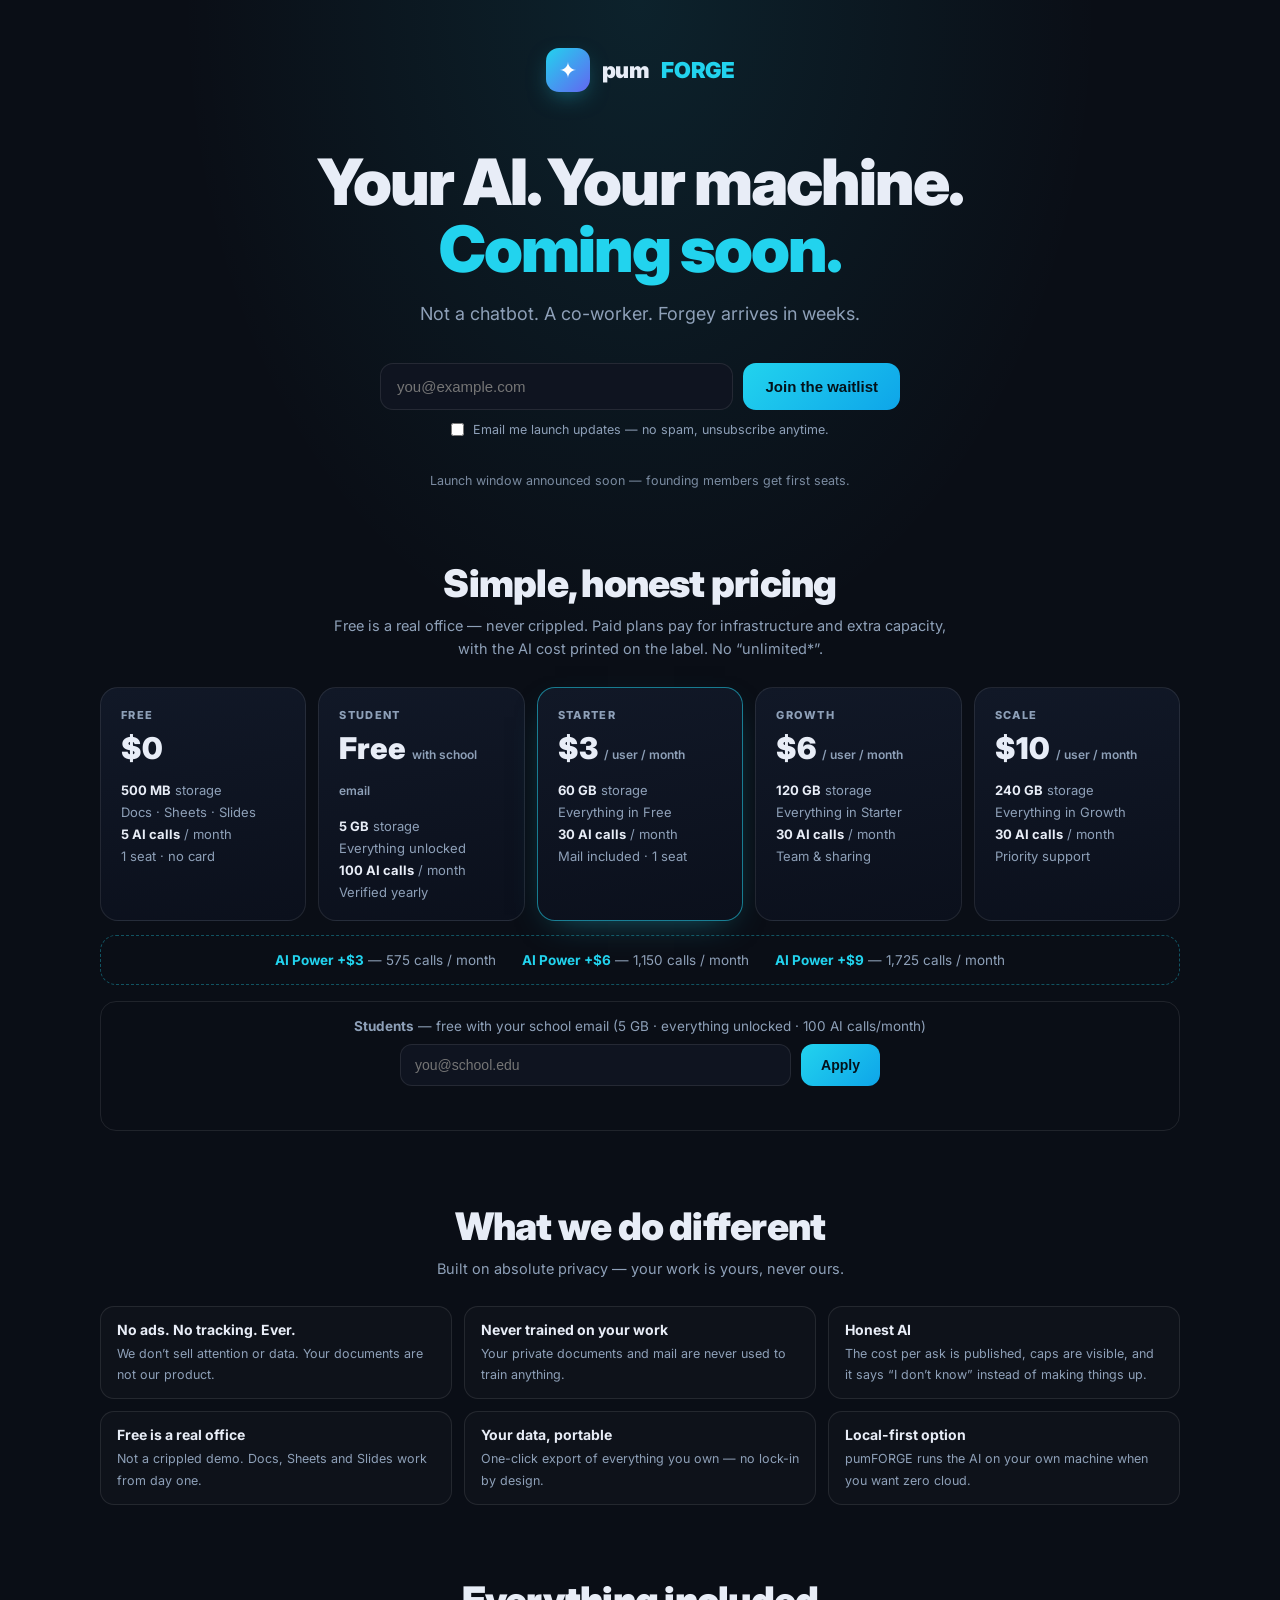
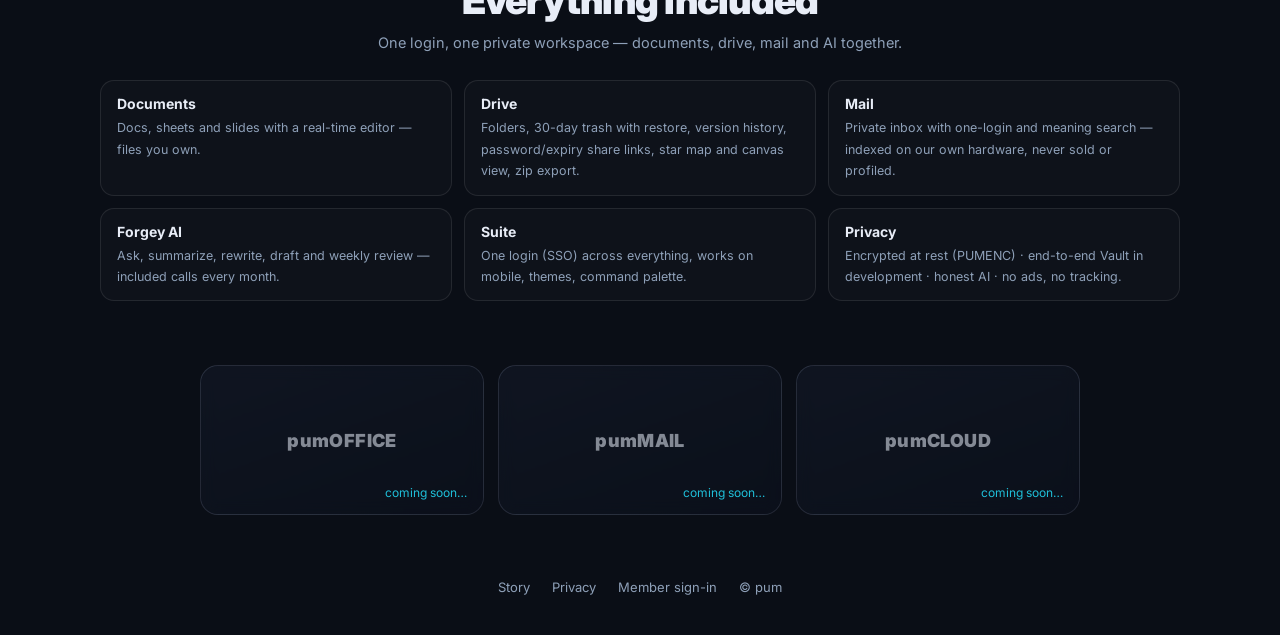
<file: index.html>
<!DOCTYPE html>
<html lang="en">
<head>
<meta charset="utf-8">
<meta name="viewport" content="width=device-width, initial-scale=1.0">
<title>pumFORGE — Your AI. Your machine. Coming soon.</title>
<meta name="description" content="Your AI. Your machine. Coming soon. Not a chatbot — a co-worker. Simple honest pricing. Join the early access list.">
<link rel="icon" type="image/png" href="favicon.png">
<link rel="preconnect" href="https://fonts.googleapis.com">
<link rel="preconnect" href="https://fonts.gstatic.com" crossorigin>
<link href="https://fonts.googleapis.com/css2?family=Inter:wght@400;600;800;900&display=swap" rel="stylesheet">
<style>
:root { --bg:#0a0e16; --bg2:#0f1420; --ink:#e8edf7; --dim:#8ea0b8; --cyan:#22d3ee; --line:rgba(255,255,255,.09); }
* { box-sizing:border-box; margin:0; padding:0; }
body { background:radial-gradient(60% 50% at 50% 0%, rgba(34,211,238,.10), transparent 60%), var(--bg);
  color:var(--ink); font-family:Inter,system-ui,-apple-system,"Segoe UI",sans-serif; min-height:100vh;
  display:flex; flex-direction:column; align-items:center; padding:48px 20px 40px; }
.brand { display:flex; align-items:center; gap:12px; font-weight:900; font-size:22px; letter-spacing:-.02em; }
.mark { width:44px; height:44px; border-radius:13px; display:grid; place-items:center; color:#fff;
  background:linear-gradient(135deg,#22d3ee,#6366f1); box-shadow:0 8px 24px -8px rgba(34,211,238,.55); }
.brand em { font-style:normal; color:var(--cyan); }
h1 { margin:56px 0 0; font-size:clamp(34px,6vw,64px); font-weight:900; letter-spacing:-.03em; text-align:center; line-height:1.05; }
h1 span { display:block; color:var(--cyan); }
.sub { margin:18px auto 0; max-width:640px; text-align:center; color:var(--dim); font-size:clamp(15px,2vw,18px); line-height:1.6; }
.wl { margin:34px auto 0; display:flex; gap:10px; width:min(520px,100%); }
.wl input[type=email] { flex:1; padding:14px 16px; border-radius:13px; border:1px solid var(--line); background:var(--bg2);
  color:var(--ink); font-size:15px; outline:none; }
.wl input[type=email]:focus { border-color:var(--cyan); }
.wl button { padding:14px 22px; border:0; border-radius:13px; background:linear-gradient(135deg,#22d3ee,#0ea5e9);
  color:#04121a; font-weight:800; font-size:15px; cursor:pointer; }
.wl button:disabled { opacity:.6; cursor:default; }
.consent { margin-top:12px; display:flex; align-items:center; gap:9px; font-size:12.5px; color:var(--dim); }
.consent input { accent-color:var(--cyan); }
.wlmsg { margin-top:10px; font-size:13.5px; color:var(--dim); text-align:center; min-height:18px; }
.wlmsg.ok { color:#34d399; }
.note { margin-top:8px; font-size:12.5px; color:var(--dim); opacity:.85; text-align:center; }
section { margin-top:72px; width:100%; max-width:1080px; }
h2 { margin:0 0 8px; font-size:clamp(24px,3.6vw,38px); font-weight:900; letter-spacing:-.02em; text-align:center; }
.lead { color:var(--dim); text-align:center; max-width:640px; margin:0 auto 26px; font-size:14.5px; line-height:1.6; }
.plans { display:grid; grid-template-columns:repeat(auto-fit,minmax(190px,1fr)); gap:12px; }
.plan { border:1px solid var(--line); border-radius:18px; padding:20px; background:linear-gradient(170deg,#111827,#0b101c); display:flex; flex-direction:column; gap:8px; }
.plan.hot { border-color:rgba(34,211,238,.55); box-shadow:0 12px 34px -18px rgba(34,211,238,.5); }
.plan .tag { font-size:11px; font-weight:800; letter-spacing:.12em; text-transform:uppercase; color:var(--dim); }
.plan .price { font-size:30px; font-weight:900; }
.plan .price small { font-size:12px; font-weight:600; color:var(--dim); }
.plan ul { list-style:none; margin:8px 0 0; display:flex; flex-direction:column; gap:6px; }
.plan li { font-size:13px; color:var(--dim); }
.plan li b { color:var(--ink); }
.addons { margin-top:14px; border:1px dashed rgba(34,211,238,.35); border-radius:16px; padding:16px 18px; display:flex; flex-wrap:wrap; gap:10px 26px; justify-content:center; font-size:13.5px; color:var(--dim); }
.addons b { color:var(--cyan); }
.student { margin-top:16px; border:1px solid var(--line); border-radius:16px; padding:16px 18px; text-align:center; }
.st-head { font-size:13.5px; color:var(--dim); margin-bottom:10px; }
.st-form { display:flex; gap:10px; width:min(480px,100%); margin:0 auto; }
.st-form input { flex:1; padding:12px 14px; border-radius:12px; border:1px solid var(--line); background:var(--bg2); color:var(--ink); font-size:14px; outline:none; }
.st-form input:focus { border-color:var(--cyan); }
.st-form button { padding:12px 20px; border:0; border-radius:12px; background:linear-gradient(135deg,#22d3ee,#0ea5e9); color:#04121a; font-weight:800; font-size:14px; cursor:pointer; }
.grid2 { display:grid; grid-template-columns:repeat(auto-fit,minmax(280px,1fr)); gap:12px; }
.item { border:1px solid var(--line); border-radius:14px; padding:14px 16px; background:rgba(255,255,255,.02); }
.item b { display:block; margin-bottom:4px; font-size:14px; }
.item span { font-size:12.5px; color:var(--dim); line-height:1.55; }
.suite { margin:64px auto 0; display:grid; grid-template-columns:repeat(auto-fit,minmax(200px,1fr)); gap:14px; width:min(880px,100%); }
.tile { position:relative; height:150px; border-radius:18px; border:1px solid var(--line); background:linear-gradient(160deg,#151c2c,#0d1220); display:grid; place-items:center; overflow:hidden; }
.tile::before { content:""; position:absolute; inset:0; backdrop-filter:blur(7px); background:rgba(10,14,22,.45); }
.tname { position:relative; font-weight:900; font-size:18px; letter-spacing:.02em; opacity:.55; }
.tsoon { position:absolute; bottom:14px; right:16px; font-size:12px; color:var(--cyan); opacity:.9; }
footer { margin-top:64px; display:flex; gap:22px; font-size:13px; color:var(--dim); flex-wrap:wrap; justify-content:center; }
footer a { color:var(--dim); text-decoration:none; }
footer a:hover { color:var(--cyan); }
@media (max-width:560px) { .wl { flex-direction:column; } }
</style>
</head>
<body>
<div class="brand"><span class="mark">✦</span>pum<em>FORGE</em></div>
<h1>Your AI. Your machine.<span>Coming soon.</span></h1>
<p class="sub">Not a chatbot. A co-worker. Forgey arrives in weeks.</p>
<form class="wl" id="wlForm">
  <input type="email" id="wlEmail" placeholder="you@example.com" aria-label="Email address" required>
  <button type="submit" id="wlBtn">Join the waitlist</button>
</form>
<label class="consent"><input type="checkbox" id="wlConsent"> Email me launch updates — no spam, unsubscribe anytime.</label>
<div class="wlmsg" id="wlMsg"></div>
<div class="note">Launch window announced soon — founding members get first seats.</div>

<section id="pricing">
  <h2>Simple, honest pricing</h2>
  <p class="lead">Free is a real office — never crippled. Paid plans pay for infrastructure and extra capacity, with the AI cost printed on the label. No &ldquo;unlimited*&rdquo;.</p>
  <div class="plans">
    <div class="plan"><span class="tag">Free</span><div class="price">$0</div>
      <ul><li><b>500 MB</b> storage</li><li>Docs &middot; Sheets &middot; Slides</li><li><b>5 AI calls</b> / month</li><li>1 seat &middot; no card</li></ul></div>
    <div class="plan"><span class="tag">Student</span><div class="price">Free <small>with school email</small></div>
      <ul><li><b>5 GB</b> storage</li><li>Everything unlocked</li><li><b>100 AI calls</b> / month</li><li>Verified yearly</li></ul></div>
    <div class="plan hot"><span class="tag">Starter</span><div class="price">$3 <small>/ user / month</small></div>
      <ul><li><b>60 GB</b> storage</li><li>Everything in Free</li><li><b>30 AI calls</b> / month</li><li>Mail included &middot; 1 seat</li></ul></div>
    <div class="plan"><span class="tag">Growth</span><div class="price">$6 <small>/ user / month</small></div>
      <ul><li><b>120 GB</b> storage</li><li>Everything in Starter</li><li><b>30 AI calls</b> / month</li><li>Team &amp; sharing</li></ul></div>
    <div class="plan"><span class="tag">Scale</span><div class="price">$10 <small>/ user / month</small></div>
      <ul><li><b>240 GB</b> storage</li><li>Everything in Growth</li><li><b>30 AI calls</b> / month</li><li>Priority support</li></ul></div>
  </div>
  <div class="addons"><span><b>AI Power +$3</b> &mdash; 575 calls / month</span><span><b>AI Power +$6</b> &mdash; 1,150 calls / month</span><span><b>AI Power +$9</b> &mdash; 1,725 calls / month</span></div>
  <div class="student">
    <div class="st-head"><b>Students</b> &mdash; free with your school email (5 GB &middot; everything unlocked &middot; 100 AI calls/month)</div>
    <form class="st-form" id="stForm">
      <input type="email" id="stEmail" placeholder="you@school.edu" aria-label="School email" required>
      <button type="submit" id="stBtn">Apply</button>
    </form>
    <div class="wlmsg" id="stMsg"></div>
  </div>
</section>
<section>
  <h2>What we do different</h2>
  <p class="lead">Built on absolute privacy &mdash; your work is yours, never ours.</p>
  <div class="grid2">
    <div class="item"><b>No ads. No tracking. Ever.</b><span>We don&rsquo;t sell attention or data. Your documents are not our product.</span></div>
    <div class="item"><b>Never trained on your work</b><span>Your private documents and mail are never used to train anything.</span></div>
    <div class="item"><b>Honest AI</b><span>The cost per ask is published, caps are visible, and it says &ldquo;I don&rsquo;t know&rdquo; instead of making things up.</span></div>
    <div class="item"><b>Free is a real office</b><span>Not a crippled demo. Docs, Sheets and Slides work from day one.</span></div>
    <div class="item"><b>Your data, portable</b><span>One-click export of everything you own &mdash; no lock-in by design.</span></div>
    <div class="item"><b>Local-first option</b><span>pumFORGE runs the AI on your own machine when you want zero cloud.</span></div>
  </div>
</section>
<section>
  <h2>Everything included</h2>
  <p class="lead">One login, one private workspace &mdash; documents, drive, mail and AI together.</p>
  <div class="grid2">
    <div class="item"><b>Documents</b><span>Docs, sheets and slides with a real-time editor &mdash; files you own.</span></div>
    <div class="item"><b>Drive</b><span>Folders, 30-day trash with restore, version history, password/expiry share links, star map and canvas view, zip export.</span></div>
    <div class="item"><b>Mail</b><span>Private inbox with one-login and meaning search &mdash; indexed on our own hardware, never sold or profiled.</span></div>
    <div class="item"><b>Forgey AI</b><span>Ask, summarize, rewrite, draft and weekly review &mdash; included calls every month.</span></div>
    <div class="item"><b>Suite</b><span>One login (SSO) across everything, works on mobile, themes, command palette.</span></div>
    <div class="item"><b>Privacy</b><span>Encrypted at rest (PUMENC) &middot; end-to-end Vault in development &middot; honest AI &middot; no ads, no tracking.</span></div>
  </div>
</section>

<div class="suite"><div class="tile"><span class="tname">pumOFFICE</span><span class="tsoon">coming soon…</span></div><div class="tile"><span class="tname">pumMAIL</span><span class="tsoon">coming soon…</span></div><div class="tile"><span class="tname">pumCLOUD</span><span class="tsoon">coming soon…</span></div></div>
<footer>
  <a href="https://pumoffice.com/about.html">Story</a>
  <a href="https://pumoffice.com/privacy.html">Privacy</a>
  <a href="https://pumoffice.com/login">Member sign-in</a>
  <span>© pum</span>
</footer>
<script>
(function () {
  var f = document.getElementById('wlForm'), e = document.getElementById('wlEmail'),
      c = document.getElementById('wlConsent'), b = document.getElementById('wlBtn'),
      m = document.getElementById('wlMsg');
  f.addEventListener('submit', function (ev) {
    ev.preventDefault();
    var email = (e.value || '').trim();
    if (!email) return;
    if (!c.checked) { m.className = 'wlmsg'; m.textContent = 'Please tick the box so we may email you.'; return; }
    b.disabled = true; m.className = 'wlmsg'; m.textContent = 'Joining…';
    fetch('https://pumoffice.com/api/waitlist/signup', {
      method: 'POST',
      headers: { 'Content-Type': 'application/json' },
      body: JSON.stringify({ email: email, consent: true, source: 'pumforge.com' })
    }).then(function (r) { return r.json().then(function (j) { return { ok: r.ok, j: j }; }); })
      .then(function (res) {
        var j = res.j || {};
        if (res.ok && j.ok && j.on_list) {
          m.className = 'wlmsg ok';
          m.textContent = "You're on the list — #" + j.count + ' in line. We will email you when seats open.';
          e.value = ''; c.checked = false;
        } else if (res.ok && j.ok && j.pending_confirm) {
          m.className = 'wlmsg ok';
          m.textContent = 'Almost there — check your inbox to confirm your spot.';
          e.value = ''; c.checked = false;
        } else {
          m.textContent = j.error || j.detail || 'Something went wrong — try again.';
        }
      }).catch(function () { m.textContent = 'Network error — try again.'; })
      .finally(function () { b.disabled = false; });
  });
  var sf = document.getElementById('stForm');
  if (sf) {
    sf.addEventListener('submit', function (ev) {
      ev.preventDefault();
      var se = document.getElementById('stEmail'), sb = document.getElementById('stBtn'), sm = document.getElementById('stMsg');
      var email = (se.value || '').trim();
      if (!email) return;
      sb.disabled = true; sm.className = 'wlmsg'; sm.textContent = 'Sending…';
      fetch('https://pumoffice.com/api/student/apply', {
        method: 'POST', headers: { 'Content-Type': 'application/json' },
        body: JSON.stringify({ email: email })
      }).then(function (r) { return r.json().then(function (j) { return { ok: r.ok, j: j }; }); })
        .then(function (res) {
          var j = res.j || {};
          if (res.ok && j.ok) { sm.className = 'wlmsg ok'; sm.textContent = j.note || 'Application received.'; se.value = ''; }
          else { sm.textContent = j.detail || j.error || 'Something went wrong — try again.'; }
        }).catch(function () { sm.textContent = 'Network error — try again.'; })
        .finally(function () { sb.disabled = false; });
    });
  }
})();
</script>
</body>
</html>
</file>
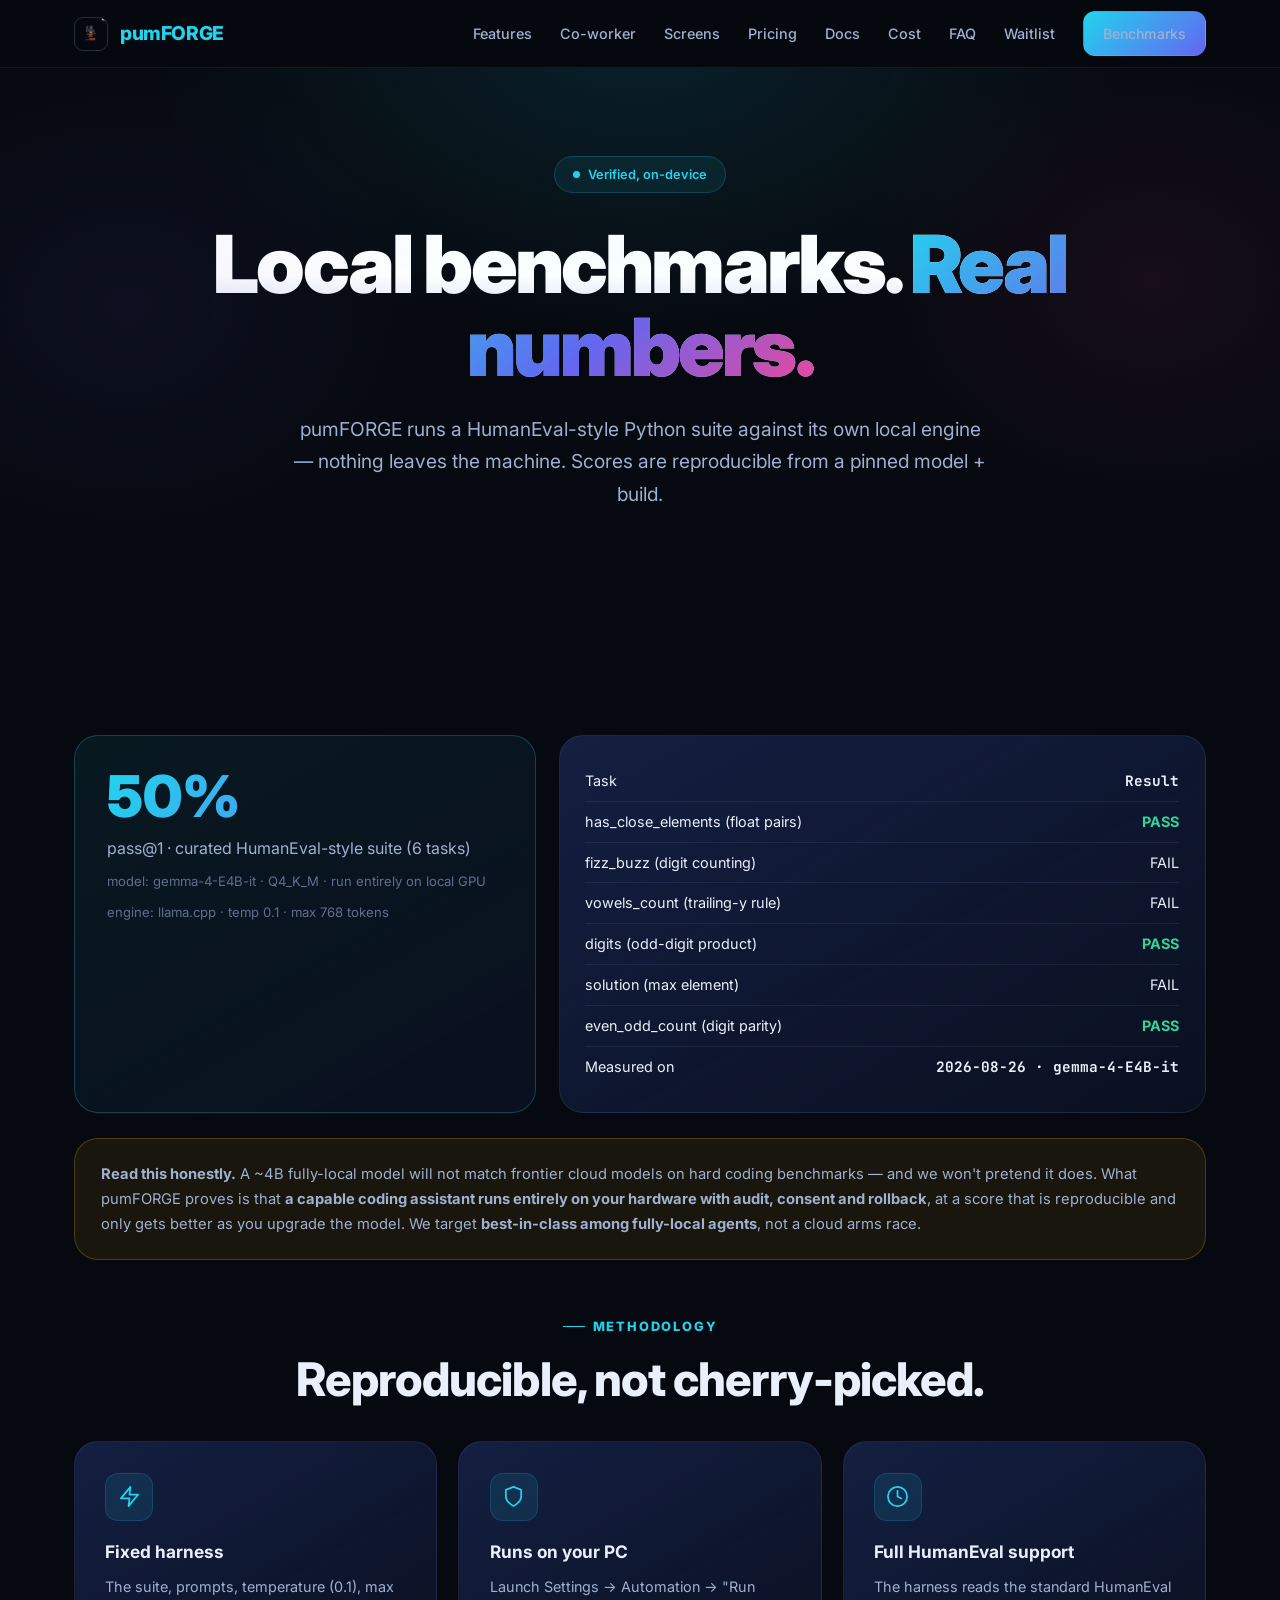
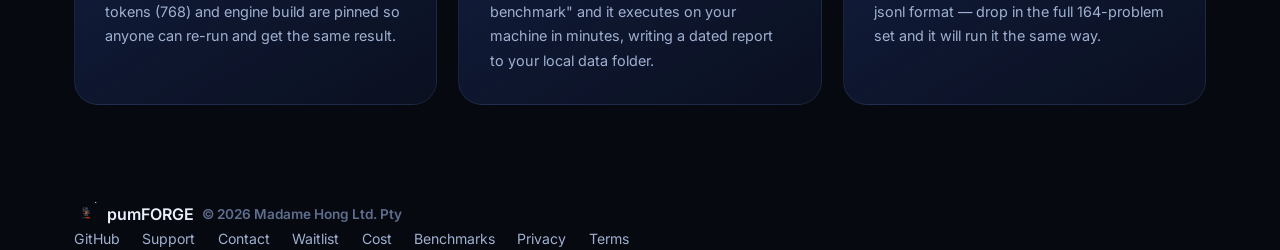
<file: benchmarks.html>
<!DOCTYPE html><html lang="en"><head><meta charset="utf-8"><meta name="viewport" content="width=device-width,initial-scale=1.0"><link rel="icon" type="image/png" href="favicon.png"><link rel="preconnect" href="https://fonts.googleapis.com"><link rel="preconnect" href="https://fonts.gstatic.com" crossorigin><link href="https://fonts.googleapis.com/css2?family=Inter:wght@400;500;600;700;800;900&family=JetBrains+Mono:wght@400;600&display=swap" rel="stylesheet"><link rel="stylesheet" href="site.css"><style>.reveal{opacity:0;transform:translateY(26px);transition:opacity .7s cubic-bezier(.2,.7,.2,1),transform .7s cubic-bezier(.2,.7,.2,1)}.reveal.in{opacity:1;transform:none}.bench{display:grid;grid-template-columns:1fr 1.4fr;gap:1.4rem;margin-top:2.4rem;text-align:left}.bscore{background:linear-gradient(150deg,rgba(34,211,238,.08),rgba(17,27,58,.4));border:1px solid rgba(34,211,238,.25);border-radius:var(--radius-lg);padding:2rem;display:flex;flex-direction:column;gap:.6rem}.bscore .n{font-size:3.6rem;font-weight:900;background:linear-gradient(120deg,var(--accent),var(--accent2));-webkit-background-clip:text;-webkit-text-fill-color:transparent;background-clip:text;line-height:1}.bscore .l{color:var(--text-dim)}.brows{background:linear-gradient(150deg,var(--panel),rgba(17,27,58,.4));border:1px solid var(--border);border-radius:var(--radius-lg);padding:1.6rem}.brow{display:flex;justify-content:space-between;gap:1rem;padding:.5rem 0;font-size:.9rem;border-bottom:1px solid var(--border)}.brow:last-child{border-bottom:0}.brow b{font-family:var(--font-mono);color:var(--text)}.brow .pf{color:var(--green);font-weight:700}.warn{background:rgba(234,179,8,.08);border:1px solid rgba(234,179,8,.25);border-radius:var(--radius-lg);padding:1.4rem 1.6rem;margin-top:1.6rem;color:var(--text-dim);line-height:1.7;font-size:.92rem}.method{display:grid;grid-template-columns:repeat(3,1fr);gap:1.3rem;margin-top:2.2rem}@media(max-width:820px){.bench,.method{grid-template-columns:1fr}}</style><meta name="description" content="pumFORGE publishes verified local benchmark scores — reproducible HumanEval-style pass@1 run entirely on-device. No cloud, no tricks."><meta property="og:type" content="website"><meta property="og:title" content="Benchmarks — pumFORGE"><meta property="og:description" content="Verified, reproducible local coding scores. pumFORGE runs its benchmarks entirely on your machine."><meta property="og:image" content="https://pumforge.com/og.png"><meta name="twitter:card" content="summary_large_image"><link rel="canonical" href="https://pumforge.com/benchmarks.html"><title>Benchmarks — pumFORGE</title></head><body><header class="nav"><div class="container nav-inner"><a href="index.html" class="nav-brand"><img src="pumforge.png" alt="pumFORGE logo — local AI companion"><span>pumFORGE</span></a><nav class="nav-links"><a href="features.html">Features</a><a href="index.html#cowork">Co-worker</a><a href="index.html#screenshots">Screens</a><a href="pricing.html">Pricing</a><a href="docs.html">Docs</a><a href="cost.html">Cost</a><a href="faq.html">FAQ</a><a href="waitlist.html">Waitlist</a><a href="benchmarks.html" class="btn btn-primary" style="padding:.6rem 1.2rem;font-size:.88rem">Benchmarks</a></nav></div></header><main><section class="hero" style="padding:5.5rem 0 3rem"><div class="container center"><div class="badge"><span class="dot"></span> Verified, on-device</div><h1>Local benchmarks. <span class="co">Real numbers.</span></h1><p class="hero-sub">pumFORGE runs a HumanEval-style Python suite against its own local engine — nothing leaves the machine. Scores are reproducible from a pinned model + build.</p></div></section>

<section><div class="container">
  <div class="bench">
    <div class="bscore">
      <span class="n">50%</span>
      <span class="l">pass@1 · curated HumanEval-style suite (6 tasks)</span>
      <span class="l" style="font-size:.82rem;color:var(--text-faint)">model: gemma-4-E4B-it · Q4_K_M · run entirely on local GPU</span>
      <span class="l" style="font-size:.82rem;color:var(--text-faint)">engine: llama.cpp · temp 0.1 · max 768 tokens</span>
    </div>
    <div class="brows">
      <div class="brow"><span>Task</span><b>Result</b></div>
      <div class="brow"><span>has_close_elements (float pairs)</span><span class="pf">PASS</span></div>
      <div class="brow"><span>fizz_buzz (digit counting)</span><span>FAIL</span></div>
      <div class="brow"><span>vowels_count (trailing-y rule)</span><span>FAIL</span></div>
      <div class="brow"><span>digits (odd-digit product)</span><span class="pf">PASS</span></div>
      <div class="brow"><span>solution (max element)</span><span>FAIL</span></div>
      <div class="brow"><span>even_odd_count (digit parity)</span><span class="pf">PASS</span></div>
      <div class="brow"><span>Measured on</span><b>2026-08-26 · gemma-4-E4B-it</b></div>
    </div>
  </div>

  <div class="warn"><b>Read this honestly.</b> A ~4B fully-local model will not match frontier cloud models on hard coding benchmarks — and we won't pretend it does. What pumFORGE proves is that <b>a capable coding assistant runs entirely on your hardware with audit, consent and rollback</b>, at a score that is reproducible and only gets better as you upgrade the model. We target <b>best-in-class among fully-local agents</b>, not a cloud arms race.</div>

  <div class="center" style="margin-top:3rem"><p class="section-title" style="justify-content:center">Methodology</p><h2>Reproducible, not cherry-picked.</h2></div>
  <div class="method">
    <div class="feature"><div class="fi"><svg viewBox="0 0 24 24" fill="none" stroke-width="1.8" stroke-linecap="round" stroke-linejoin="round"><path d="M13 2L3 14h9l-1 8 10-12h-9l1-8z"/></svg></div><h3>Fixed harness</h3><p>The suite, prompts, temperature (0.1), max tokens (768) and engine build are pinned so anyone can re-run and get the same result.</p></div>
    <div class="feature"><div class="fi"><svg viewBox="0 0 24 24" fill="none" stroke-width="1.8" stroke-linecap="round" stroke-linejoin="round"><path d="M12 22s8-4 8-10V5l-8-3-8 3v7c0 6 8 10 8 10z"/></svg></div><h3>Runs on your PC</h3><p>Launch Settings → Automation → "Run benchmark" and it executes on your machine in minutes, writing a dated report to your local data folder.</p></div>
    <div class="feature"><div class="fi"><svg viewBox="0 0 24 24" fill="none" stroke-width="1.8" stroke-linecap="round" stroke-linejoin="round"><circle cx="12" cy="12" r="10"/><polyline points="12 6 12 12 16 14"/></svg></div><h3>Full HumanEval support</h3><p>The harness reads the standard HumanEval jsonl format — drop in the full 164-problem set and it will run it the same way.</p></div>
  </div>
</div></section></main>

<footer><div class="container"><div class="footer-brand"><img src="pumforge.png" alt="pumFORGE logo — local AI companion"><span>pumFORGE</span><span class="copy">© 2026 Madame Hong Ltd. Pty</span></div><div class="footer-links"><a href="https://github.com/geekie82/pumforge">GitHub</a><a href="mailto:support@pumforge.com">Support</a><a href="contact.html">Contact</a><a href="waitlist.html">Waitlist</a><a href="cost.html">Cost</a><a href="benchmarks.html">Benchmarks</a><a href="privacy.html">Privacy</a><a href="terms.html">Terms</a></div></div></footer>
<script>
(function(){var els=document.querySelectorAll('.reveal');if('IntersectionObserver'in window){var io=new IntersectionObserver(function(en){en.forEach(function(e){if(e.isIntersecting){e.target.classList.add('in');io.unobserve(e.target);}});},{threshold:.12});els.forEach(function(e){io.observe(e);});setTimeout(function(){els.forEach(function(e){e.classList.add('in');});},2600);}else{els.forEach(function(e){e.classList.add('in');});}})();
</script>
</body></html>
</file>
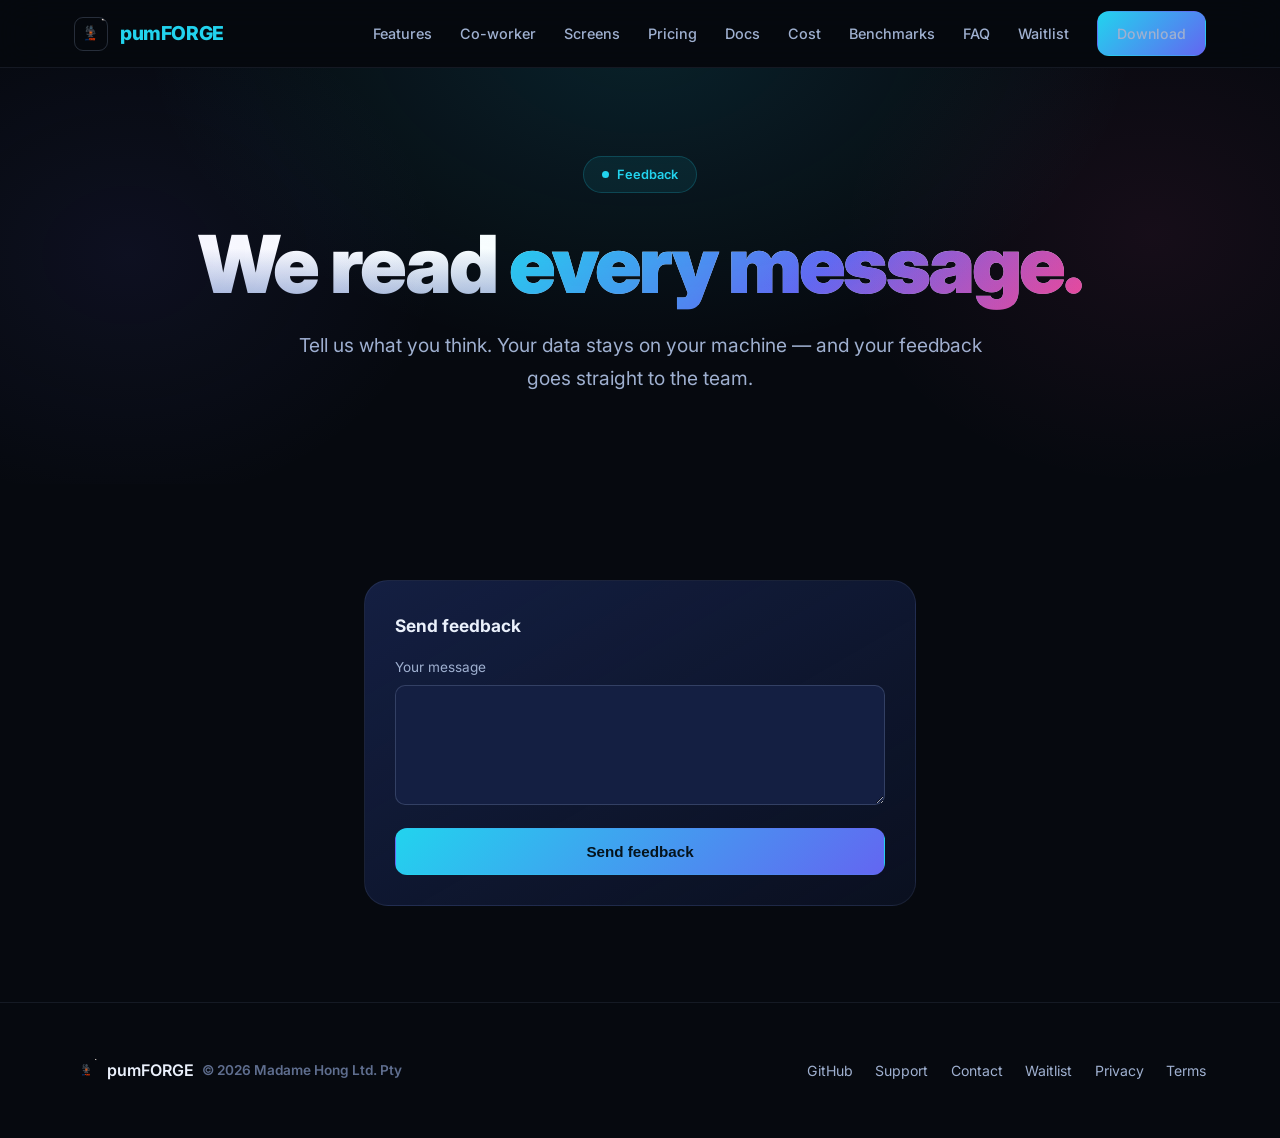
<file: comments.html>
<!DOCTYPE html><html lang="en"><head><meta charset="utf-8"><meta name="viewport" content="width=device-width,initial-scale=1.0"><link rel="icon" type="image/png" href="favicon.png"><link rel="preconnect" href="https://fonts.googleapis.com"><link rel="preconnect" href="https://fonts.gstatic.com" crossorigin><link href="https://fonts.googleapis.com/css2?family=Inter:wght@400;500;600;700;800;900&family=JetBrains+Mono:wght@400;600&display=swap" rel="stylesheet"><link rel="stylesheet" href="site.css"><style>.reveal{opacity:0;transform:translateY(26px);transition:opacity .7s cubic-bezier(.2,.7,.2,1),transform .7s cubic-bezier(.2,.7,.2,1)}.reveal.in{opacity:1;transform:none}</style><meta name="description" content="Send feedback to the pumFORGE team. Nothing leaves your machine."><meta property="og:type" content="website"><meta property="og:title" content="Feedback — pumFORGE"><meta property="og:description" content="Send feedback to the pumFORGE team. Nothing leaves your machine."><meta property="og:image" content="https://pumforge.com/og.png"><meta name="twitter:card" content="summary_large_image"><title>Feedback — pumFORGE</title></head><body><header class="nav"><div class="container nav-inner"><a href="index.html" class="nav-brand"><img src="pumforge.png" alt="pumFORGE logo — local AI companion"><span>pumFORGE</span></a><nav class="nav-links"><a href="features.html">Features</a><a href="index.html#cowork">Co-worker</a><a href="index.html#screenshots">Screens</a><a href="pricing.html">Pricing</a><a href="docs.html">Docs</a><a href="cost.html">Cost</a><a href="benchmarks.html">Benchmarks</a><a href="faq.html">FAQ</a><a href="waitlist.html">Waitlist</a><a href="download.html" class="btn btn-primary" style="padding:.6rem 1.2rem;font-size:.88rem">Download</a></nav></div></header><main><section class="hero" style="padding:5.5rem 0 3rem"><div class="container center"><div class="badge"><span class="dot"></span> Feedback</div><h1>We read <span class="co">every message.</span></h1><p class="hero-sub">Tell us what you think. Your data stays on your machine — and your feedback goes straight to the team.</p></div></section><section><div class="container center" style="max-width:600px"><div class="card feature" style="text-align:left"><h3 style="margin-bottom:1rem">Send feedback</h3><form onsubmit="event.preventDefault();document.getElementById('ok').style.display='block';this.style.display='none';"><label style="display:block;font-size:.85rem;color:var(--text-dim);margin-bottom:.4rem">Your message</label><textarea style="width:100%;min-height:120px;padding:.8rem;border-radius:10px;border:1px solid var(--border-strong);background:var(--panel);color:var(--text);font-family:inherit;margin-bottom:1rem"></textarea><button class="btn btn-primary" style="width:100%">Send feedback</button></form><p id="ok" style="display:none;color:var(--green)">Thanks! We&rsquo;ll get back to you.</p></div></div></section></main><footer class="footer"><div class="container footer-inner"><div class="footer-brand"><img src="pumforge.png" alt="pumFORGE logo — local AI companion"><span>pumFORGE</span><span class="copy">© 2026 Madame Hong Ltd. Pty</span></div><div class="footer-links"><a href="https://github.com/geekie82/pumforge">GitHub</a><a href="mailto:support@pumforge.com">Support</a><a href="contact.html">Contact</a><a href="waitlist.html">Waitlist</a><a href="privacy.html">Privacy</a><a href="terms.html">Terms</a></div></div></footer><script>(function(){var els=document.querySelectorAll(".reveal");if("IntersectionObserver"in window){var io=new IntersectionObserver(function(en){en.forEach(function(e){if(e.isIntersecting){e.target.classList.add("in");io.unobserve(e.target);}});},{threshold:.12});els.forEach(function(e){io.observe(e);});setTimeout(function(){els.forEach(function(e){e.classList.add("in");});},2600);}else{els.forEach(function(e){e.classList.add("in");});}})();document.querySelectorAll('a[href^="#"]').forEach(function(a){a.addEventListener("click",function(e){var h=a.getAttribute("href");if(h.length>1&&document.querySelector(h)){e.preventDefault();document.querySelector(h).scrollIntoView({behavior:"smooth"});}});});</script></body></html>
</file>
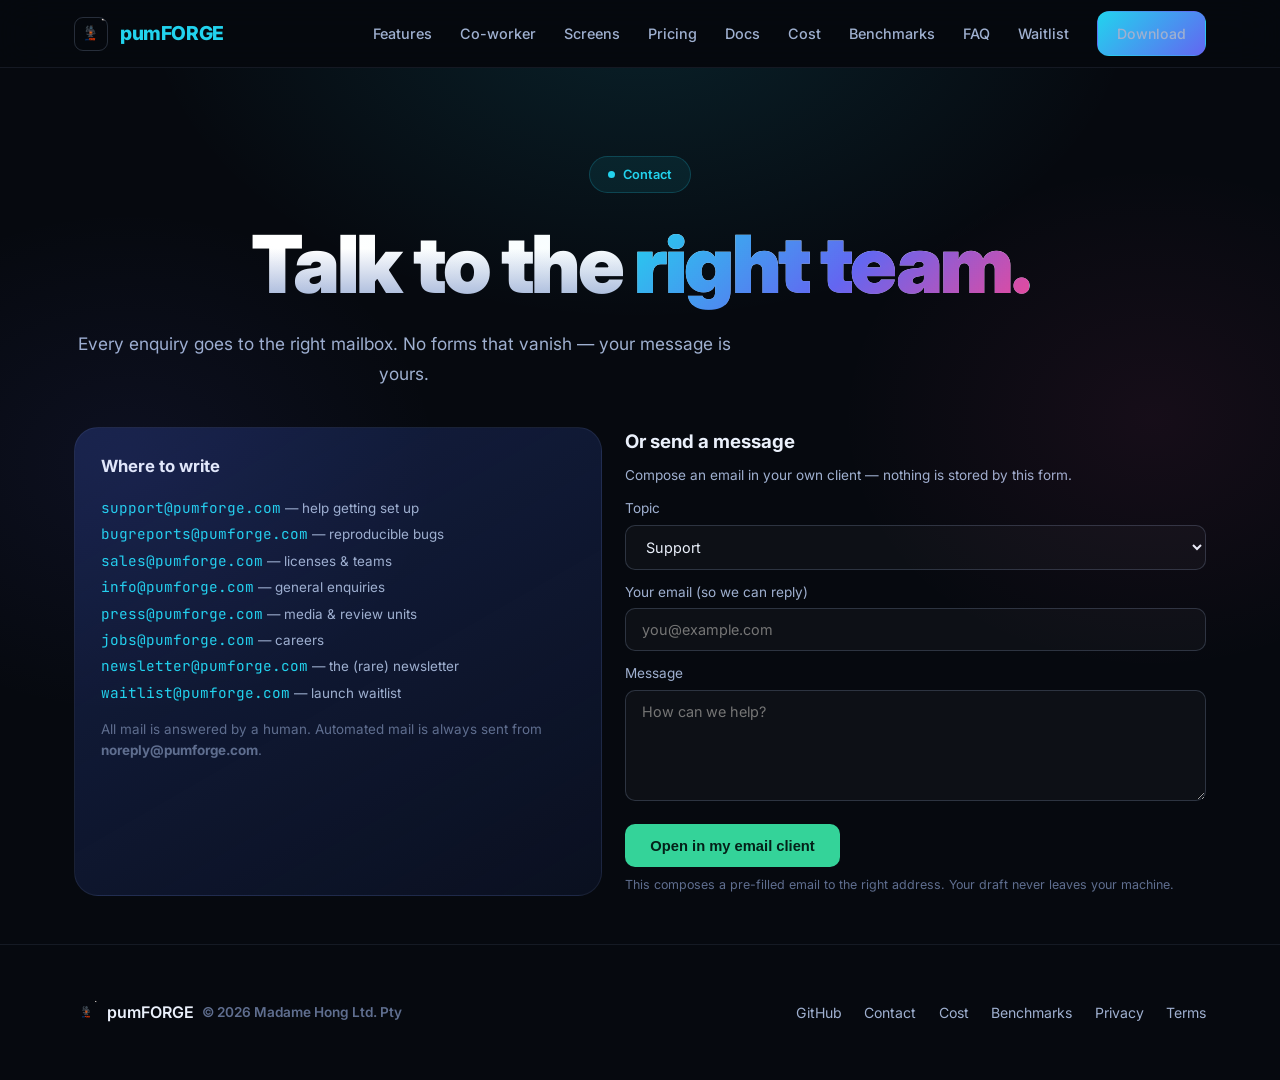
<file: contact.html>
<!DOCTYPE html><html lang="en"><head><meta charset="utf-8"><meta name="viewport" content="width=device-width,initial-scale=1.0"><link rel="icon" type="image/png" href="favicon.png"><link rel="preconnect" href="https://fonts.googleapis.com"><link rel="preconnect" href="https://fonts.gstatic.com" crossorigin><link href="https://fonts.googleapis.com/css2?family=Inter:wght@400;500;600;700;800;900&family=JetBrains+Mono:wght@400;600&display=swap" rel="stylesheet"><link rel="stylesheet" href="site.css"><style>.contact{display:grid;grid-template-columns:1fr 1.1fr;gap:1.4rem;margin-top:2.4rem;text-align:left}.role{background:linear-gradient(150deg,var(--panel),rgba(17,27,58,.4));border:1px solid var(--border);border-radius:var(--radius-lg);padding:1.6rem}.role h3{font-size:1.05rem;margin-bottom:1rem}.role a{color:var(--accent);text-decoration:none;font-family:var(--font-mono);font-size:.9rem}.role p{color:var(--text-dim);font-size:.84rem;margin:.3rem 0 0;line-height:1.5}.form label{display:block;font-size:.85rem;color:var(--text-dim);margin:.7rem 0 .3rem}.form input,.form select,.form textarea{width:100%;padding:.75rem 1rem;border-radius:10px;border:1px solid var(--border-strong);background:rgba(255,255,255,.03);color:var(--text);font-size:.9rem;font-family:inherit}.form button{border:0;background:var(--green);color:#042018;font-weight:700;padding:.85rem 1.6rem;border-radius:10px;cursor:pointer;font-size:.92rem;margin-top:1rem}.form small{color:var(--text-faint);font-size:.78rem;display:block;margin-top:.5rem}@media(max-width:820px){.contact{grid-template-columns:1fr}}</style><meta name="description" content="Contact pumFORGE — support, bug reports, sales, press and jobs. Email the right team in one click."><meta property="og:type" content="website"><meta property="og:title" content="Contact — pumFORGE"><meta property="og:description" content="Contact the pumFORGE team — support, bugs, sales, press, jobs."><meta property="og:image" content="https://pumforge.com/og.png"><meta name="twitter:card" content="summary_large_image"><link rel="canonical" href="https://pumforge.com/contact.html"><title>Contact — pumFORGE</title></head><body><header class="nav"><div class="container nav-inner"><a href="index.html" class="nav-brand"><img src="pumforge.png" alt="pumFORGE logo — local AI companion"><span>pumFORGE</span></a><nav class="nav-links"><a href="features.html">Features</a><a href="index.html#cowork">Co-worker</a><a href="index.html#screenshots">Screens</a><a href="pricing.html">Pricing</a><a href="docs.html">Docs</a><a href="cost.html">Cost</a><a href="benchmarks.html">Benchmarks</a><a href="faq.html">FAQ</a><a href="waitlist.html">Waitlist</a><a href="download.html" class="btn btn-primary" style="padding:.6rem 1.2rem;font-size:.88rem">Download</a></nav></div></header><main><section class="hero" style="padding:5.5rem 0 3rem"><div class="container"><div class="badge"><span class="dot"></span> Contact</div><h1>Talk to the <span class="co">right team.</span></h1><p class="subtitle">Every enquiry goes to the right mailbox. No forms that vanish — your message is yours.</p>

<div class="contact">
<div class="role">
<h3>Where to write</h3>
<p><a href="mailto:support@pumforge.com">support@pumforge.com</a> — help getting set up</p>
<p><a href="mailto:bugreports@pumforge.com">bugreports@pumforge.com</a> — reproducible bugs</p>
<p><a href="mailto:sales@pumforge.com">sales@pumforge.com</a> — licenses &amp; teams</p>
<p><a href="mailto:info@pumforge.com">info@pumforge.com</a> — general enquiries</p>
<p><a href="mailto:press@pumforge.com">press@pumforge.com</a> — media &amp; review units</p>
<p><a href="mailto:jobs@pumforge.com">jobs@pumforge.com</a> — careers</p>
<p><a href="mailto:newsletter@pumforge.com">newsletter@pumforge.com</a> — the (rare) newsletter</p>
<p><a href="mailto:waitlist@pumforge.com">waitlist@pumforge.com</a> — launch waitlist</p>
<p style="margin-top:1rem;color:var(--text-faint)">All mail is answered by a human. Automated mail is always sent from <b>noreply@pumforge.com</b>.</p>
</div>
<div class="form">
<h3 style="margin:0 0 .4rem">Or send a message</h3>
<p style="font-size:.85rem;color:var(--text-dim);margin:0 0 .6rem">Compose an email in your own client — nothing is stored by this form.</p>
<label>Topic</label><select id="ctopic"><option>Support</option><option>Bug report</option><option>Sales / license</option><option>Press</option><option>Jobs</option><option>Other</option></select>
<label>Your email (so we can reply)</label><input id="cemail" type="email" placeholder="you@example.com">
<label>Message</label><textarea id="cmsg" rows="5" placeholder="How can we help?"></textarea>
<button onclick="compose()">Open in my email client</button>
<small>This composes a pre-filled email to the right address. Your draft never leaves your machine.</small>
</div>
</div>
</div></section></main>

<footer class="footer"><div class="container footer-inner"><div class="footer-brand"><img src="pumforge.png" alt="pumFORGE logo — local AI companion"><span>pumFORGE</span><span class="copy">© 2026 Madame Hong Ltd. Pty</span></div><div class="footer-links"><a href="https://github.com/geekie82/pumforge">GitHub</a><a href="contact.html">Contact</a><a href="cost.html">Cost</a><a href="benchmarks.html">Benchmarks</a><a href="privacy.html">Privacy</a><a href="terms.html">Terms</a></div></div></footer>
<script>
var map={Support:"support@pumforge.com","Bug report":"bugreports@pumforge.com","Sales / license":"sales@pumforge.com",Press:"press@pumforge.com",Jobs:"jobs@pumforge.com",Other:"info@pumforge.com"};
function compose(){
  var to=map[document.getElementById("ctopic").value]||"info@pumforge.com";
  var from=document.getElementById("cemail").value.trim();
  var body=document.getElementById("cmsg").value.trim();
  var subj="[Contact] "+(document.getElementById("ctopic").value);
  var b="";if(body)b=body;if(from)b+="\n\n— "+from;
  window.location.href="mailto:"+to+"?subject="+encodeURIComponent(subj)+"&body="+encodeURIComponent(b);
}
</script>
</body></html>
</file>
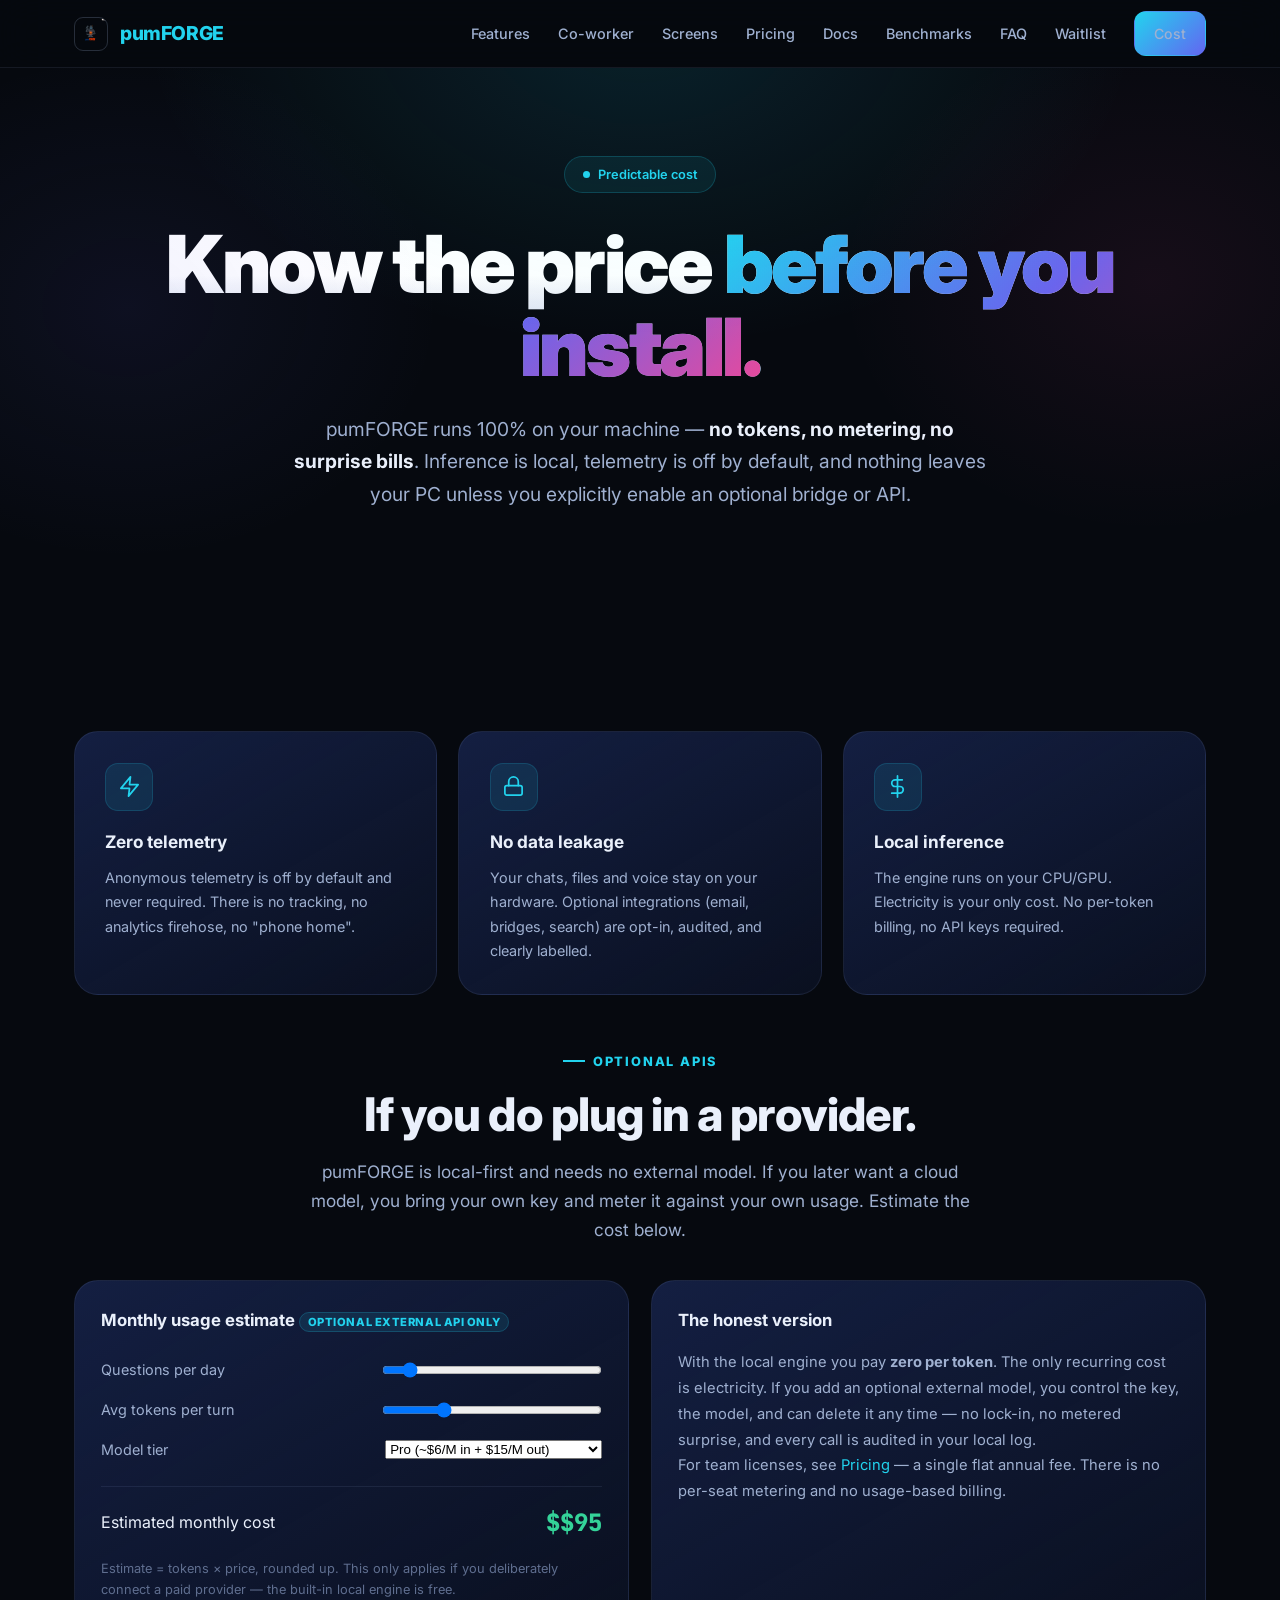
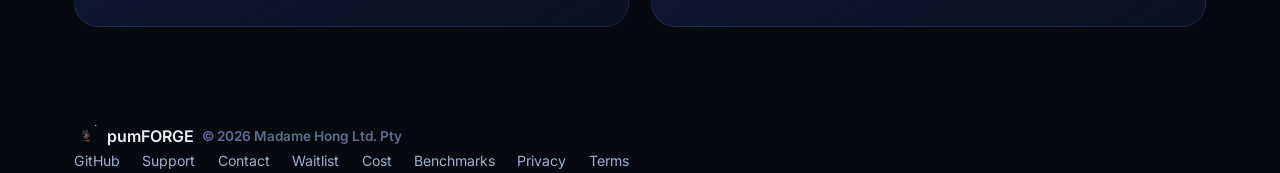
<file: cost.html>
<!DOCTYPE html><html lang="en"><head><meta charset="utf-8"><meta name="viewport" content="width=device-width,initial-scale=1.0"><link rel="icon" type="image/png" href="favicon.png"><link rel="preconnect" href="https://fonts.googleapis.com"><link rel="preconnect" href="https://fonts.gstatic.com" crossorigin><link href="https://fonts.googleapis.com/css2?family=Inter:wght@400;500;600;700;800;900&family=JetBrains+Mono:wght@400;600&display=swap" rel="stylesheet"><link rel="stylesheet" href="site.css"><style>.reveal{opacity:0;transform:translateY(26px);transition:opacity .7s cubic-bezier(.2,.7,.2,1),transform .7s cubic-bezier(.2,.7,.2,1)}.reveal.in{opacity:1;transform:none}.calc{display:grid;grid-template-columns:1fr 1fr;gap:1.4rem;margin-top:2.2rem;text-align:left}.calc-card{background:linear-gradient(150deg,var(--panel),rgba(17,27,58,.4));border:1px solid var(--border);border-radius:var(--radius-lg);padding:1.6rem}.calc-card h3{font-size:1.05rem;margin-bottom:1rem}.row{display:flex;justify-content:space-between;align-items:center;gap:1rem;padding:.5rem 0;font-size:.9rem;color:var(--text-dim)}.row b{color:var(--text)}.calc-out{font-family:var(--font-mono);font-size:1.5rem;font-weight:800;color:var(--green)}.tot{display:flex;justify-content:space-between;align-items:center;border-top:1px solid var(--border);margin-top:1rem;padding-top:1rem}.nbadge{font-size:.7rem;font-weight:800;text-transform:uppercase;letter-spacing:.05em;color:var(--accent);background:rgba(34,211,238,.1);border:1px solid rgba(34,211,238,.2);padding:2px 8px;border-radius:999px}.grid3{display:grid;grid-template-columns:repeat(3,1fr);gap:1.3rem;margin-top:2.2rem}@media(max-width:820px){.calc,.grid3{grid-template-columns:1fr}}</style><meta name="description" content="pumFORGE Predictable Cost — zero telemetry, 100% local inference, no hidden billing, no data leakage. Know exactly what you pay before you install."><meta property="og:type" content="website"><meta property="og:title" content="Predictable Cost — pumFORGE"><meta property="og:description" content="Zero telemetry, 100% local inference, no hidden billing, no data leakage. pumFORGE tells you the cost before you install."><meta property="og:image" content="https://pumforge.com/og.png"><meta name="twitter:card" content="summary_large_image"><link rel="canonical" href="https://pumforge.com/cost.html"><title>Predictable Cost — pumFORGE</title></head><body><header class="nav"><div class="container nav-inner"><a href="index.html" class="nav-brand"><img src="pumforge.png" alt="pumFORGE logo — local AI companion"><span>pumFORGE</span></a><nav class="nav-links"><a href="features.html">Features</a><a href="index.html#cowork">Co-worker</a><a href="index.html#screenshots">Screens</a><a href="pricing.html">Pricing</a><a href="docs.html">Docs</a><a href="benchmarks.html">Benchmarks</a><a href="faq.html">FAQ</a><a href="waitlist.html">Waitlist</a><a href="cost.html" class="btn btn-primary" style="padding:.6rem 1.2rem;font-size:.88rem">Cost</a></nav></div></header><main><section class="hero" style="padding:5.5rem 0 3rem"><div class="container center"><div class="badge"><span class="dot"></span> Predictable cost</div><h1>Know the price <span class="co">before you install.</span></h1><p class="hero-sub">pumFORGE runs 100% on your machine — <b>no tokens, no metering, no surprise bills</b>. Inference is local, telemetry is off by default, and nothing leaves your PC unless you explicitly enable an optional bridge or API.</p></div></section>

<section><div class="container">
  <div class="grid3">
    <div class="feature"><div class="fi"><svg viewBox="0 0 24 24" fill="none" stroke-width="1.8" stroke-linecap="round" stroke-linejoin="round"><path d="M13 2L3 14h9l-1 8 10-12h-9l1-8z"/></svg></div><h3>Zero telemetry</h3><p>Anonymous telemetry is off by default and never required. There is no tracking, no analytics firehose, no "phone home".</p></div>
    <div class="feature"><div class="fi"><svg viewBox="0 0 24 24" fill="none" stroke-width="1.8" stroke-linecap="round" stroke-linejoin="round"><rect x="3" y="11" width="18" height="10" rx="2"/><path d="M7 11V7a5 5 0 0 1 10 0v4"/></svg></div><h3>No data leakage</h3><p>Your chats, files and voice stay on your hardware. Optional integrations (email, bridges, search) are opt-in, audited, and clearly labelled.</p></div>
    <div class="feature"><div class="fi"><svg viewBox="0 0 24 24" fill="none" stroke-width="1.8" stroke-linecap="round" stroke-linejoin="round"><line x1="12" y1="1" x2="12" y2="23"/><path d="M17 5H9.5a3.5 3.5 0 0 0 0 7h5a3.5 3.5 0 0 1 0 7H6"/></svg></div><h3>Local inference</h3><p>The engine runs on your CPU/GPU. Electricity is your only cost. No per-token billing, no API keys required.</p></div>
  </div>

  <div class="center" style="margin-top:3rem"><p class="section-title" style="justify-content:center">Optional APIs</p><h2>If you do plug in a provider.</h2><p class="subtitle">pumFORGE is local-first and needs no external model. If you later want a cloud model, you bring your own key and meter it against your own usage. Estimate the cost below.</p></div>

  <div class="calc">
    <div class="calc-card">
      <h3>Monthly usage estimate <span class="nbadge">optional external API only</span></h3>
      <div class="row"><span>Questions per day</span><input id="qpd" type="range" min="10" max="2000" step="10" value="200" style="flex:1;max-width:220px"></div>
      <div class="row"><span>Avg tokens per turn</span><input id="tpt" type="range" min="200" max="4000" step="100" value="1200" style="flex:1;max-width:220px"></div>
      <div class="row"><span>Model tier</span>
        <select id="tier"><option value="0.15">Fast (~$0.15/M in + $0.60/M out)</option><option value="1">Smart (~$1.0/M in + $3.0/M out)</option><option value="6" selected>Pro (~$6/M in + $15/M out)</option></select>
      </div>
      <div class="tot"><span>Estimated monthly cost</span><span class="calc-out" id="est">—</span></div>
      <p style="font-size:.8rem;color:var(--text-faint);margin-top:1rem">Estimate = tokens × price, rounded up. This only applies if you deliberately connect a paid provider — the built-in local engine is free.</p>
    </div>
    <div class="calc-card">
      <h3>The honest version</h3>
      <p style="color:var(--text-dim);line-height:1.75;font-size:.92rem">With the local engine you pay <b>zero per token</b>. The only recurring cost is electricity. If you add an optional external model, you control the key, the model, and can delete it any time — no lock-in, no metered surprise, and every call is audited in your local log.</p>
      <p style="color:var(--text-dim);line-height:1.75;font-size:.92rem">For team licenses, see <a href="pricing.html">Pricing</a> — a single flat annual fee. There is no per-seat metering and no usage-based billing.</p>
    </div>
  </div>
</div></section></main>

<footer><div class="container"><div class="footer-brand"><img src="pumforge.png" alt="pumFORGE logo — local AI companion"><span>pumFORGE</span><span class="copy">© 2026 Madame Hong Ltd. Pty</span></div><div class="footer-links"><a href="https://github.com/geekie82/pumforge">GitHub</a><a href="mailto:support@pumforge.com">Support</a><a href="contact.html">Contact</a><a href="waitlist.html">Waitlist</a><a href="cost.html">Cost</a><a href="benchmarks.html">Benchmarks</a><a href="privacy.html">Privacy</a><a href="terms.html">Terms</a></div></div></footer>
<script>
(function(){var els=document.querySelectorAll('.reveal');if('IntersectionObserver'in window){var io=new IntersectionObserver(function(en){en.forEach(function(e){if(e.isIntersecting){e.target.classList.add('in');io.unobserve(e.target);}});},{threshold:.12});els.forEach(function(e){io.observe(e);});setTimeout(function(){els.forEach(function(e){e.classList.add('in');});},2600);}else{els.forEach(function(e){e.classList.add('in');});}})();
function calc(){var d=+document.getElementById('qpd').value,m=+document.getElementById('tpt').value,t=+document.getElementById('tier').value;var perDay=d*m/1000000;var monthly=perDay*30*(t*0.4+t*3*0.6);var usd=monthly;document.getElementById('est').textContent='$'+(usd<1?usd.toFixed(2):'$'+usd.toFixed(0));}
['qpd','tpt','tier'].forEach(function(id){var el=document.getElementById(id);if(el){el.addEventListener('input',calc);}});calc();
</script>
</body></html>
</file>
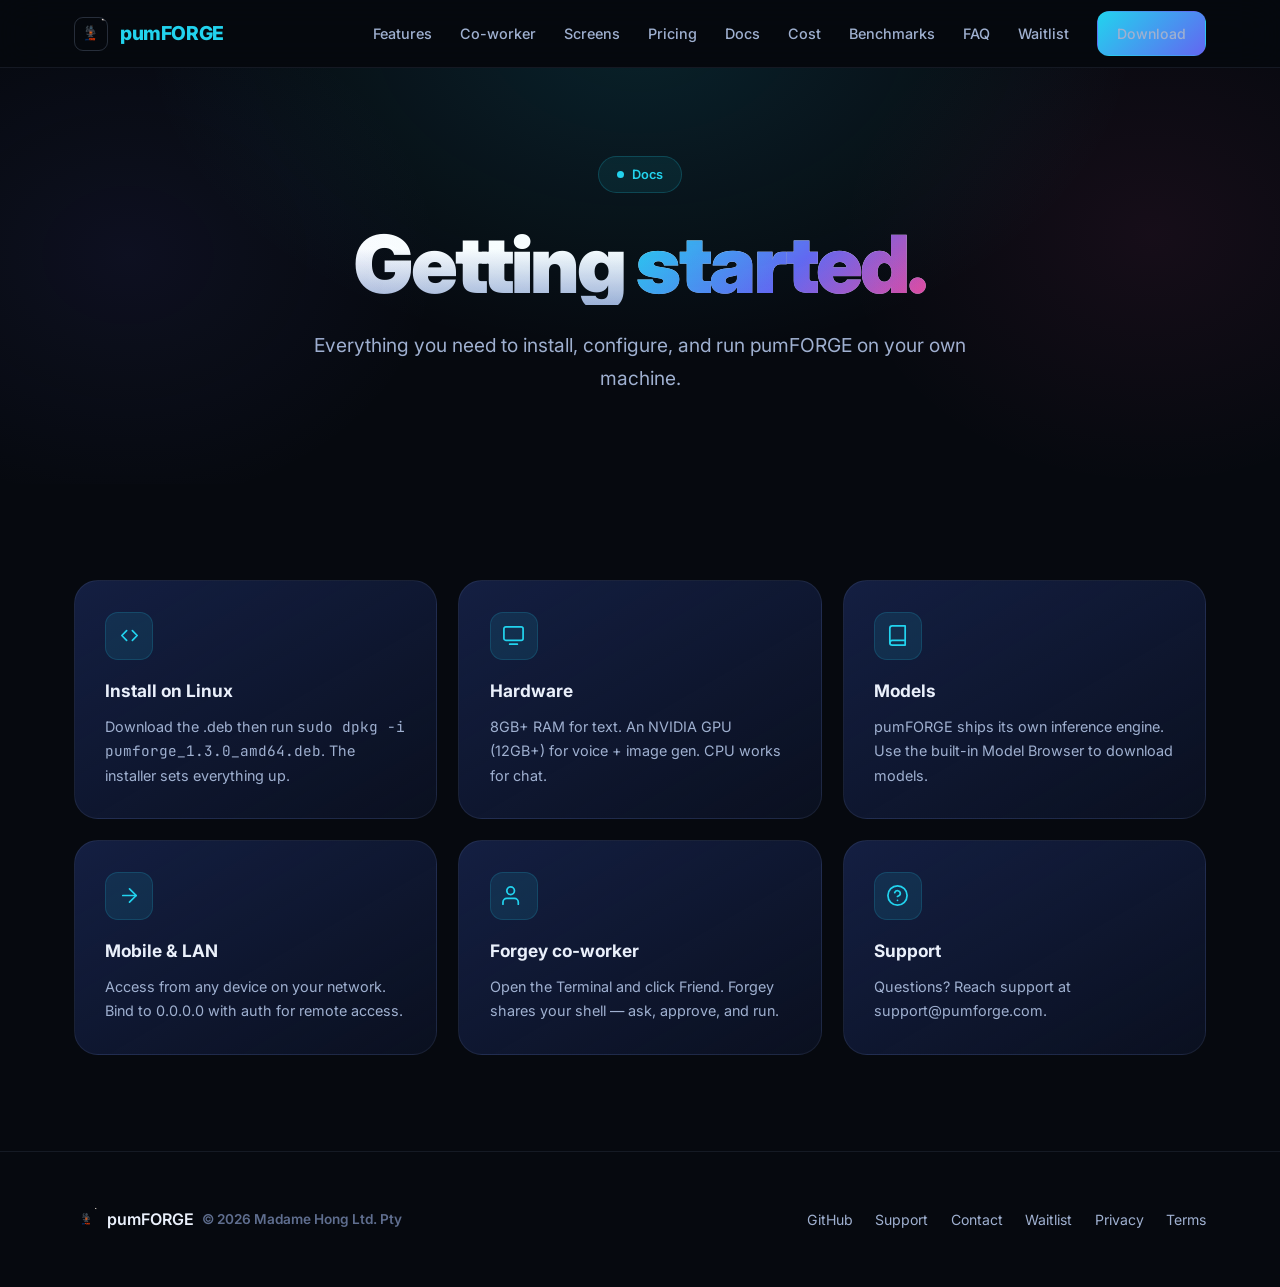
<file: docs.html>
<!DOCTYPE html><html lang="en"><head><meta charset="utf-8"><meta name="viewport" content="width=device-width,initial-scale=1.0"><link rel="icon" type="image/png" href="favicon.png"><link rel="preconnect" href="https://fonts.googleapis.com"><link rel="preconnect" href="https://fonts.gstatic.com" crossorigin><link href="https://fonts.googleapis.com/css2?family=Inter:wght@400;500;600;700;800;900&family=JetBrains+Mono:wght@400;600&display=swap" rel="stylesheet"><link rel="stylesheet" href="site.css"><style>.reveal{opacity:0;transform:translateY(26px);transition:opacity .7s cubic-bezier(.2,.7,.2,1),transform .7s cubic-bezier(.2,.7,.2,1)}.reveal.in{opacity:1;transform:none}</style><meta name="description" content="Installation, hardware requirements, configuration, and setup for pumFORGE."><meta property="og:type" content="website"><meta property="og:title" content="Docs — pumFORGE"><meta property="og:description" content="Installation, hardware requirements, configuration, and setup for pumFORGE."><meta property="og:image" content="https://pumforge.com/og.png"><meta name="twitter:card" content="summary_large_image"><title>Docs — pumFORGE</title></head><body><header class="nav"><div class="container nav-inner"><a href="index.html" class="nav-brand"><img src="pumforge.png" alt="pumFORGE logo — local AI companion"><span>pumFORGE</span></a><nav class="nav-links"><a href="features.html">Features</a><a href="index.html#cowork">Co-worker</a><a href="index.html#screenshots">Screens</a><a href="pricing.html">Pricing</a><a href="docs.html">Docs</a><a href="cost.html">Cost</a><a href="benchmarks.html">Benchmarks</a><a href="faq.html">FAQ</a><a href="waitlist.html">Waitlist</a><a href="download.html" class="btn btn-primary" style="padding:.6rem 1.2rem;font-size:.88rem">Download</a></nav></div></header><main><section class="hero" style="padding:5.5rem 0 3rem"><div class="container center"><div class="badge"><span class="dot"></span> Docs</div><h1>Getting <span class="co">started.</span></h1><p class="hero-sub">Everything you need to install, configure, and run pumFORGE on your own machine.</p></div></section><section><div class="container"><div class="grid grid-3"><div class="feature"><div class="fi"><svg viewBox="0 0 24 24" fill="none" stroke-width="1.8" stroke-linecap="round" stroke-linejoin="round"><polyline points="9 17 4 12 9 7"/><path d="M15 17l5-5-5-5"/></svg></div><h3>Install on Linux</h3><p>Download the .deb then run <code>sudo dpkg -i pumforge_1.3.0_amd64.deb</code>. The installer sets everything up.</p></div><div class="feature"><div class="fi"><svg viewBox="0 0 24 24" fill="none" stroke-width="1.8" stroke-linecap="round" stroke-linejoin="round"><rect x="2" y="3" width="20" height="14" rx="2"/><line x1="8" y1="21" x2="16" y2="21"/></svg></div><h3>Hardware</h3><p>8GB+ RAM for text. An NVIDIA GPU (12GB+) for voice + image gen. CPU works for chat.</p></div><div class="feature"><div class="fi"><svg viewBox="0 0 24 24" fill="none" stroke-width="1.8" stroke-linecap="round" stroke-linejoin="round"><path d="M4 19.5A2.5 2.5 0 0 1 6.5 17H20"/><path d="M6.5 2H20v20H6.5A2.5 2.5 0 0 1 4 19.5v-15A2.5 2.5 0 0 1 6.5 2z"/></svg></div><h3>Models</h3><p>pumFORGE ships its own inference engine. Use the built-in Model Browser to download models.</p></div><div class="feature"><div class="fi"><svg viewBox="0 0 24 24" fill="none" stroke-width="1.8" stroke-linecap="round" stroke-linejoin="round"><path d="M5 12h14"/><path d="M12 5l7 7-7 7"/></svg></div><h3>Mobile &amp; LAN</h3><p>Access from any device on your network. Bind to 0.0.0.0 with auth for remote access.</p></div><div class="feature"><div class="fi"><svg viewBox="0 0 24 24" fill="none" stroke-width="1.8" stroke-linecap="round" stroke-linejoin="round"><path d="M17 21v-2a4 4 0 0 0-4-4H5a4 4 0 0 0-4 4v2"/><circle cx="9" cy="7" r="4"/></svg></div><h3>Forgey co-worker</h3><p>Open the Terminal and click Friend. Forgey shares your shell — ask, approve, and run.</p></div><div class="feature"><div class="fi"><svg viewBox="0 0 24 24" fill="none" stroke-width="1.8" stroke-linecap="round" stroke-linejoin="round"><circle cx="12" cy="12" r="10"/><path d="M9.09 9a3 3 0 0 1 5.83 1c0 2-3 3-3 3"/><line x1="12" y1="17" x2="12.01" y2="17"/></svg></div><h3>Support</h3><p>Questions? Reach support at support@pumforge.com.</p></div></div></div></section></main><footer class="footer"><div class="container footer-inner"><div class="footer-brand"><img src="pumforge.png" alt="pumFORGE logo — local AI companion"><span>pumFORGE</span><span class="copy">© 2026 Madame Hong Ltd. Pty</span></div><div class="footer-links"><a href="https://github.com/geekie82/pumforge">GitHub</a><a href="mailto:support@pumforge.com">Support</a><a href="contact.html">Contact</a><a href="waitlist.html">Waitlist</a><a href="privacy.html">Privacy</a><a href="terms.html">Terms</a></div></div></footer><script>(function(){var els=document.querySelectorAll(".reveal");if("IntersectionObserver"in window){var io=new IntersectionObserver(function(en){en.forEach(function(e){if(e.isIntersecting){e.target.classList.add("in");io.unobserve(e.target);}});},{threshold:.12});els.forEach(function(e){io.observe(e);});setTimeout(function(){els.forEach(function(e){e.classList.add("in");});},2600);}else{els.forEach(function(e){e.classList.add("in");});}})();document.querySelectorAll('a[href^="#"]').forEach(function(a){a.addEventListener("click",function(e){var h=a.getAttribute("href");if(h.length>1&&document.querySelector(h)){e.preventDefault();document.querySelector(h).scrollIntoView({behavior:"smooth"});}});});</script></body></html>
</file>
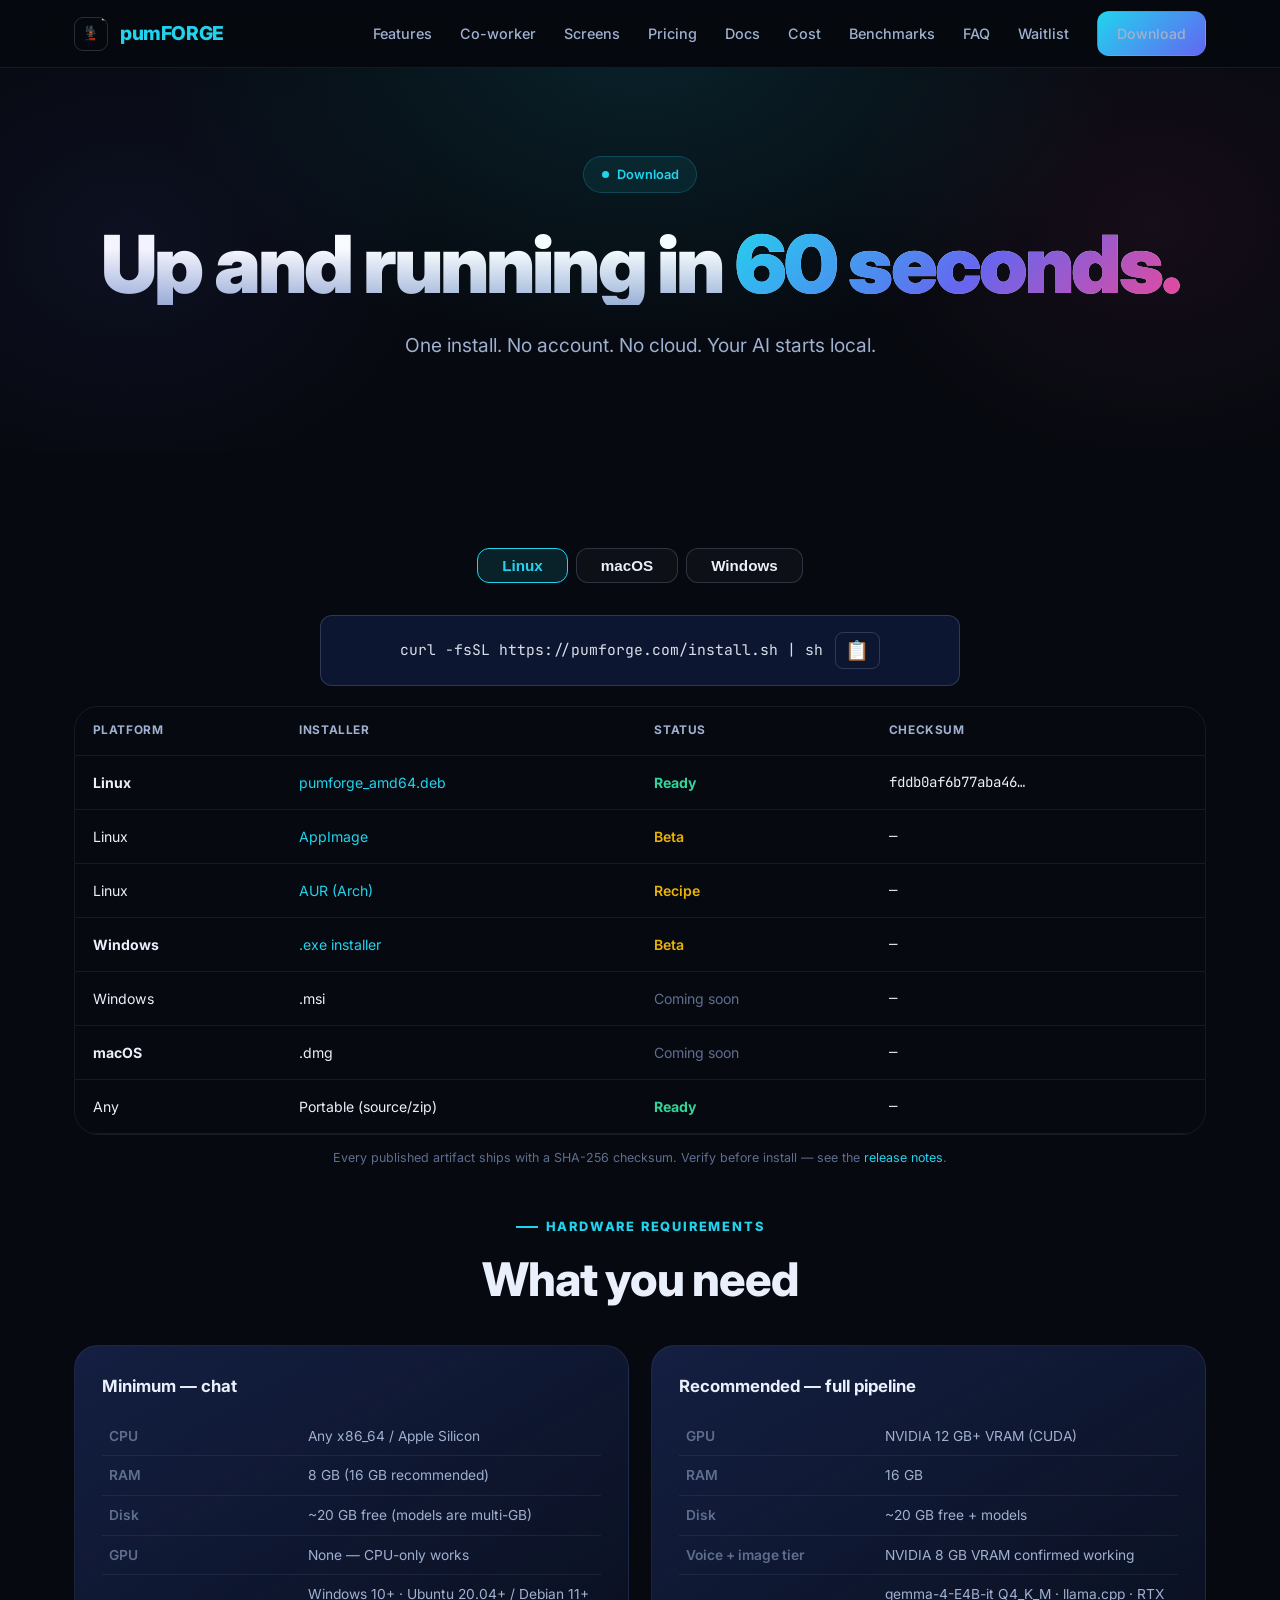
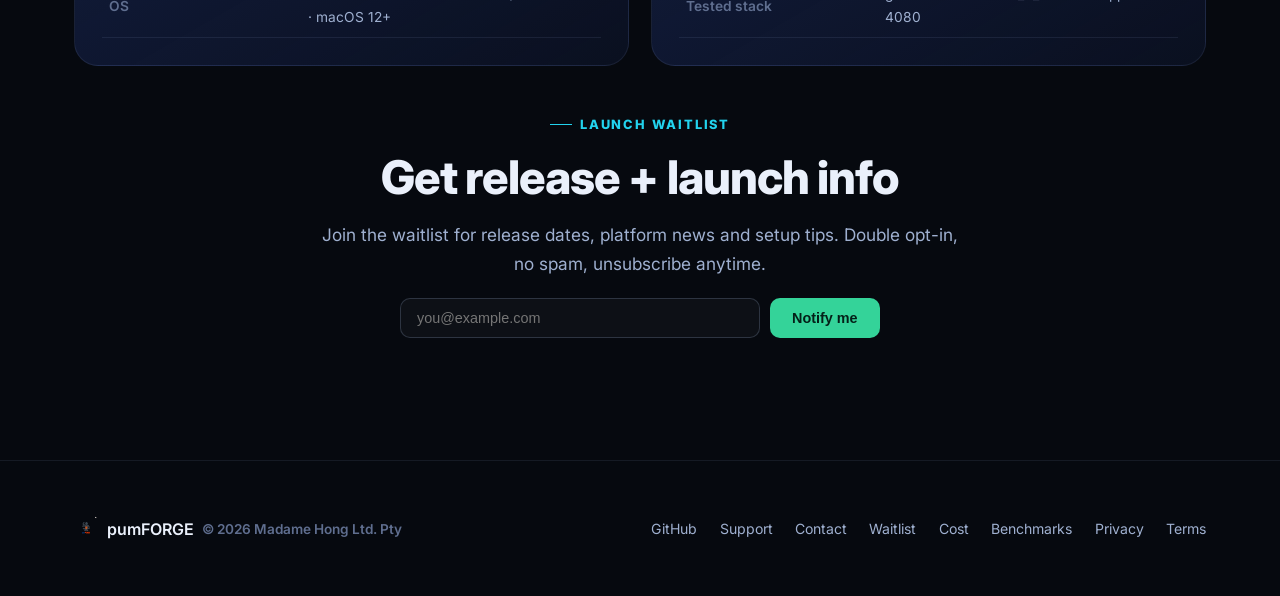
<file: download.html>
<!DOCTYPE html><html lang="en"><head><meta charset="utf-8"><meta name="viewport" content="width=device-width,initial-scale=1.0"><link rel="icon" type="image/png" href="favicon.png"><link rel="preconnect" href="https://fonts.googleapis.com"><link rel="preconnect" href="https://fonts.gstatic.com" crossorigin><link href="https://fonts.googleapis.com/css2?family=Inter:wght@400;500;600;700;800;900&family=JetBrains+Mono:wght@400;600&display=swap" rel="stylesheet"><link rel="stylesheet" href="site.css"><style>.reveal{opacity:0;transform:translateY(26px);transition:opacity .7s cubic-bezier(.2,.7,.2,1),transform .7s cubic-bezier(.2,.7,.2,1)}.reveal.in{opacity:1;transform:none}.install-cmd{display:flex;gap:.7rem;align-items:center;justify-content:center;background:var(--surface);border:1px solid var(--border-strong);border-radius:12px;padding:1rem 1.3rem;max-width:640px;margin:0 auto 1.2rem}.install-cmd code{font-family:var(--font-mono);font-size:.92rem;color:#d8dee9}.install-copy{background:none;border:1px solid var(--border-strong);color:var(--text-dim);border-radius:8px;padding:.4rem .6rem;cursor:pointer}.specs{display:grid;grid-template-columns:1fr 1fr;gap:1.4rem;margin-top:2.4rem;text-align:left}.spec{background:linear-gradient(150deg,var(--panel),rgba(17,27,58,.4));border:1px solid var(--border);border-radius:var(--radius-lg);padding:1.7rem}.spec h3{font-size:1.05rem;margin-bottom:1rem}.spec table{width:100%;border-collapse:collapse;font-size:.86rem}.spec td{padding:.5rem .4rem;border-bottom:1px solid var(--border);color:var(--text-dim)}.spec td:first-child{color:var(--text-faint);width:40%;font-weight:600}.spec .rec td:last-child{color:var(--text)}.matrix-wrap{overflow-x:auto;border:1px solid var(--border);border-radius:var(--radius-lg);margin-top:1.2rem}.matrix{width:100%;border-collapse:collapse;font-size:.88rem;min-width:620px}.matrix th,.matrix td{padding:.9rem 1.1rem;text-align:left;border-bottom:1px solid var(--border)}.matrix thead th{color:var(--text-dim);text-transform:uppercase;font-size:.74rem;letter-spacing:.05em}.ready{color:var(--green);font-weight:700}.beta{color:#eab308;font-weight:600}.soon{color:var(--text-faint)}.waitlist{display:flex;gap:.6rem;justify-content:center;flex-wrap:wrap;margin-top:1.2rem}.wl-in{flex:1;min-width:220px;max-width:360px;padding:.7rem 1rem;border-radius:10px;border:1px solid var(--border-strong);background:rgba(255,255,255,.03);color:var(--text);font-size:.9rem}.wl-btn{border:0;background:var(--green);color:#042018;font-weight:700;padding:.7rem 1.4rem;border-radius:10px;cursor:pointer;font-size:.9rem}.wl-msg{font-size:.85rem;color:var(--text-dim);margin-top:.6rem;min-height:1.2em}@media(max-width:820px){.specs{grid-template-columns:1fr}}</style><meta name="description" content="Download pumFORGE for Linux, Windows and macOS. Installer matrix with verified checksums and full hardware requirements."><meta property="og:type" content="website"><meta property="og:title" content="Download — pumFORGE"><meta property="og:description" content="Download pumFORGE. Installer matrix, verified checksums, hardware requirements. No account required."><meta property="og:image" content="https://pumforge.com/og.png"><meta name="twitter:card" content="summary_large_image"><link rel="canonical" href="https://pumforge.com/download.html"><title>Download — pumFORGE</title></head><body><header class="nav"><div class="container nav-inner"><a href="index.html" class="nav-brand"><img src="pumforge.png" alt="pumFORGE logo — local AI companion"><span>pumFORGE</span></a><nav class="nav-links"><a href="features.html">Features</a><a href="index.html#cowork">Co-worker</a><a href="index.html#screenshots">Screens</a><a href="pricing.html">Pricing</a><a href="docs.html">Docs</a><a href="cost.html">Cost</a><a href="benchmarks.html">Benchmarks</a><a href="faq.html">FAQ</a><a href="waitlist.html">Waitlist</a><a href="download.html" class="btn btn-primary" style="padding:.6rem 1.2rem;font-size:.88rem">Download</a></nav></div></header><main><section class="hero" style="padding:5.5rem 0 3rem"><div class="container center"><div class="badge"><span class="dot"></span> Download</div><h1>Up and running in <span class="co">60 seconds.</span></h1><p class="hero-sub">One install. No account. No cloud. Your AI starts local.</p></div></section>

<section id="download"><div class="container center">
<div class="platform-tabs"><button class="btn btn-secondary platform-tab active" data-platform="linux" style="padding:.5rem 1.5rem">Linux</button><button class="btn btn-secondary platform-tab" data-platform="macos" style="padding:.5rem 1.5rem">macOS</button><button class="btn btn-secondary platform-tab" data-platform="windows" style="padding:.5rem 1.5rem">Windows</button></div>
<div class="install-cmd"><code id="install-cmd">curl -fsSL https://pumforge.com/install.sh | sh</code><button onclick="navigator.clipboard.writeText(document.getElementById("install-cmd").textContent)" class="install-copy" title="Copy">📋</button></div>

<div class="matrix-wrap"><table class="matrix">
<thead><tr><th>Platform</th><th>Installer</th><th>Status</th><th>Checksum</th></tr></thead>
<tbody>
<tr><td><b>Linux</b></td><td><a href="https://github.com/geekie82/pumforge/releases/latest">pumforge_amd64.deb</a></td><td class="ready">Ready</td><td><code id="deb-sha">loading…</code></td></tr>
<tr><td>Linux</td><td><a href="https://github.com/geekie82/pumforge/releases/latest">AppImage</a></td><td class="beta">Beta</td><td><code id="appimage-sha">—</code></td></tr>
<tr><td>Linux</td><td><a href="https://github.com/geekie82/pumforge/releases/latest">AUR (Arch)</a></td><td class="beta">Recipe</td><td><code>—</code></td></tr>
<tr><td><b>Windows</b></td><td><a href="https://github.com/geekie82/pumforge/releases/latest">.exe installer</a></td><td class="beta">Beta</td><td><code id="exe-sha">—</code></td></tr>
<tr><td>Windows</td><td>.msi</td><td class="soon">Coming soon</td><td><code>—</code></td></tr>
<tr><td><b>macOS</b></td><td>.dmg</td><td class="soon">Coming soon</td><td><code>—</code></td></tr>
<tr><td>Any</td><td>Portable (source/zip)</td><td class="ready">Ready</td><td><code id="zip-sha">—</code></td></tr>
</tbody>
</table></div>
<p style="margin-top:.8rem;color:var(--text-faint);font-size:.78rem">Every published artifact ships with a SHA-256 checksum. Verify before install — see the <a href="https://github.com/geekie82/pumforge" style="color:var(--accent)">release notes</a>.</p>

<p class="section-title" style="justify-content:center;margin-top:3rem">Hardware requirements</p>
<h2 style="text-align:center">What you need</h2>
<div class="specs">
<div class="spec"><h3>Minimum — chat</h3><table>
<tr><td>CPU</td><td>Any x86_64 / Apple Silicon</td></tr>
<tr><td>RAM</td><td>8 GB (16 GB recommended)</td></tr>
<tr><td>Disk</td><td>~20 GB free (models are multi-GB)</td></tr>
<tr><td>GPU</td><td>None — CPU-only works</td></tr>
<tr><td>OS</td><td>Windows 10+ · Ubuntu 20.04+ / Debian 11+ · macOS 12+</td></tr>
</table></div>
<div class="spec rec"><h3>Recommended — full pipeline</h3><table>
<tr><td>GPU</td><td>NVIDIA 12 GB+ VRAM (CUDA)</td></tr>
<tr><td>RAM</td><td>16 GB</td></tr>
<tr><td>Disk</td><td>~20 GB free + models</td></tr>
<tr><td>Voice + image tier</td><td>NVIDIA 8 GB VRAM confirmed working</td></tr>
<tr><td>Tested stack</td><td>gemma-4-E4B-it Q4_K_M · llama.cpp · RTX 4080</td></tr>
</table></div>
</div>

<p class="section-title" style="justify-content:center;margin-top:3rem">Launch waitlist</p>
<h2 style="text-align:center">Get release + launch info</h2>
<p class="subtitle" style="margin:0 auto 1rem">Join the waitlist for release dates, platform news and setup tips. Double opt-in, no spam, unsubscribe anytime.</p>
<form class="waitlist" id="wlForm" onsubmit="return false">
<input class="wl-in" id="wlEmail" type="email" placeholder="you@example.com" required>
<button class="wl-btn" id="wlBtn" onclick="wlSignup()">Notify me</button>
</form>
<p class="wl-msg" id="wlMsg"></p>
</div></section></main>

<footer class="footer"><div class="container footer-inner"><div class="footer-brand"><img src="pumforge.png" alt="pumFORGE logo — local AI companion"><span>pumFORGE</span><span class="copy">© 2026 Madame Hong Ltd. Pty</span></div><div class="footer-links"><a href="https://github.com/geekie82/pumforge">GitHub</a><a href="mailto:support@pumforge.com">Support</a><a href="contact.html">Contact</a><a href="waitlist.html">Waitlist</a><a href="cost.html">Cost</a><a href="benchmarks.html">Benchmarks</a><a href="privacy.html">Privacy</a><a href="terms.html">Terms</a></div></div></footer>
<script>
(function(){var els=document.querySelectorAll('.reveal');if('IntersectionObserver'in window){var io=new IntersectionObserver(function(en){en.forEach(function(e){if(e.isIntersecting){e.target.classList.add('in');io.unobserve(e.target);}});},{threshold:.12});els.forEach(function(e){io.observe(e);});setTimeout(function(){els.forEach(function(e){e.classList.add('in');});},2600);}else{els.forEach(function(e){e.classList.add('in');});}})();
var cmds={linux:"curl -fsSL https://pumforge.com/install.sh | sh",macos:"curl -fsSL https://pumforge.com/install.sh | sh",windows:"irm https://pumforge.com/install.ps1 | iex"};
document.querySelectorAll(".platform-tab").forEach(function(t){t.addEventListener("click",function(){document.querySelectorAll(".platform-tab").forEach(function(x){x.classList.remove("active");});t.classList.add("active");document.getElementById("install-cmd").textContent=cmds[t.dataset.platform];});});
fetch("checksums.json").then(function(r){return r.json();}).then(function(d){
  function set(id,ext){var e=Object.entries(d).find(function(x){return x[0].toLowerCase().endsWith(ext);});if(e)document.getElementById(id).textContent=e[1].slice(0,16)+"…";}
  set("deb-sha",".deb");set("appimage-sha",".AppImage");set("exe-sha",".exe");set("zip-sha",".zip");
}).catch(function(){});
function wlSignup(){
  var email=document.getElementById("wlEmail").value.trim();var msg=document.getElementById("wlMsg");
  if(!email||!/[^@\s]+@[^@\s]+\.[^@\s]+/.test(email)){msg.textContent="Please enter a valid email.";msg.style.color="#ff8a8a";return;}
  document.getElementById("wlBtn").textContent="Sending…";
  fetch("/api/waitlist/signup",{method:"POST",headers:{"Content-Type":"application/json"},body:JSON.stringify({email:email,consent:true,source:"download-page"})})
   .then(function(r){return r.json();}).then(function(d){
    if(d.ok){msg.textContent="Check your inbox to confirm (double opt-in). We'll only email launch info.";msg.style.color="#34d399";document.getElementById("wlEmail").value="";}
    else{msg.textContent=d.error||"Something went wrong — try again.";msg.style.color="#ff8a8a";}
   }).catch(function(){msg.textContent="Network error — try again.";msg.style.color="#ff8a8a";})
   .finally(function(){document.getElementById("wlBtn").textContent="Notify me";});
}
</script>
</body></html>
</file>
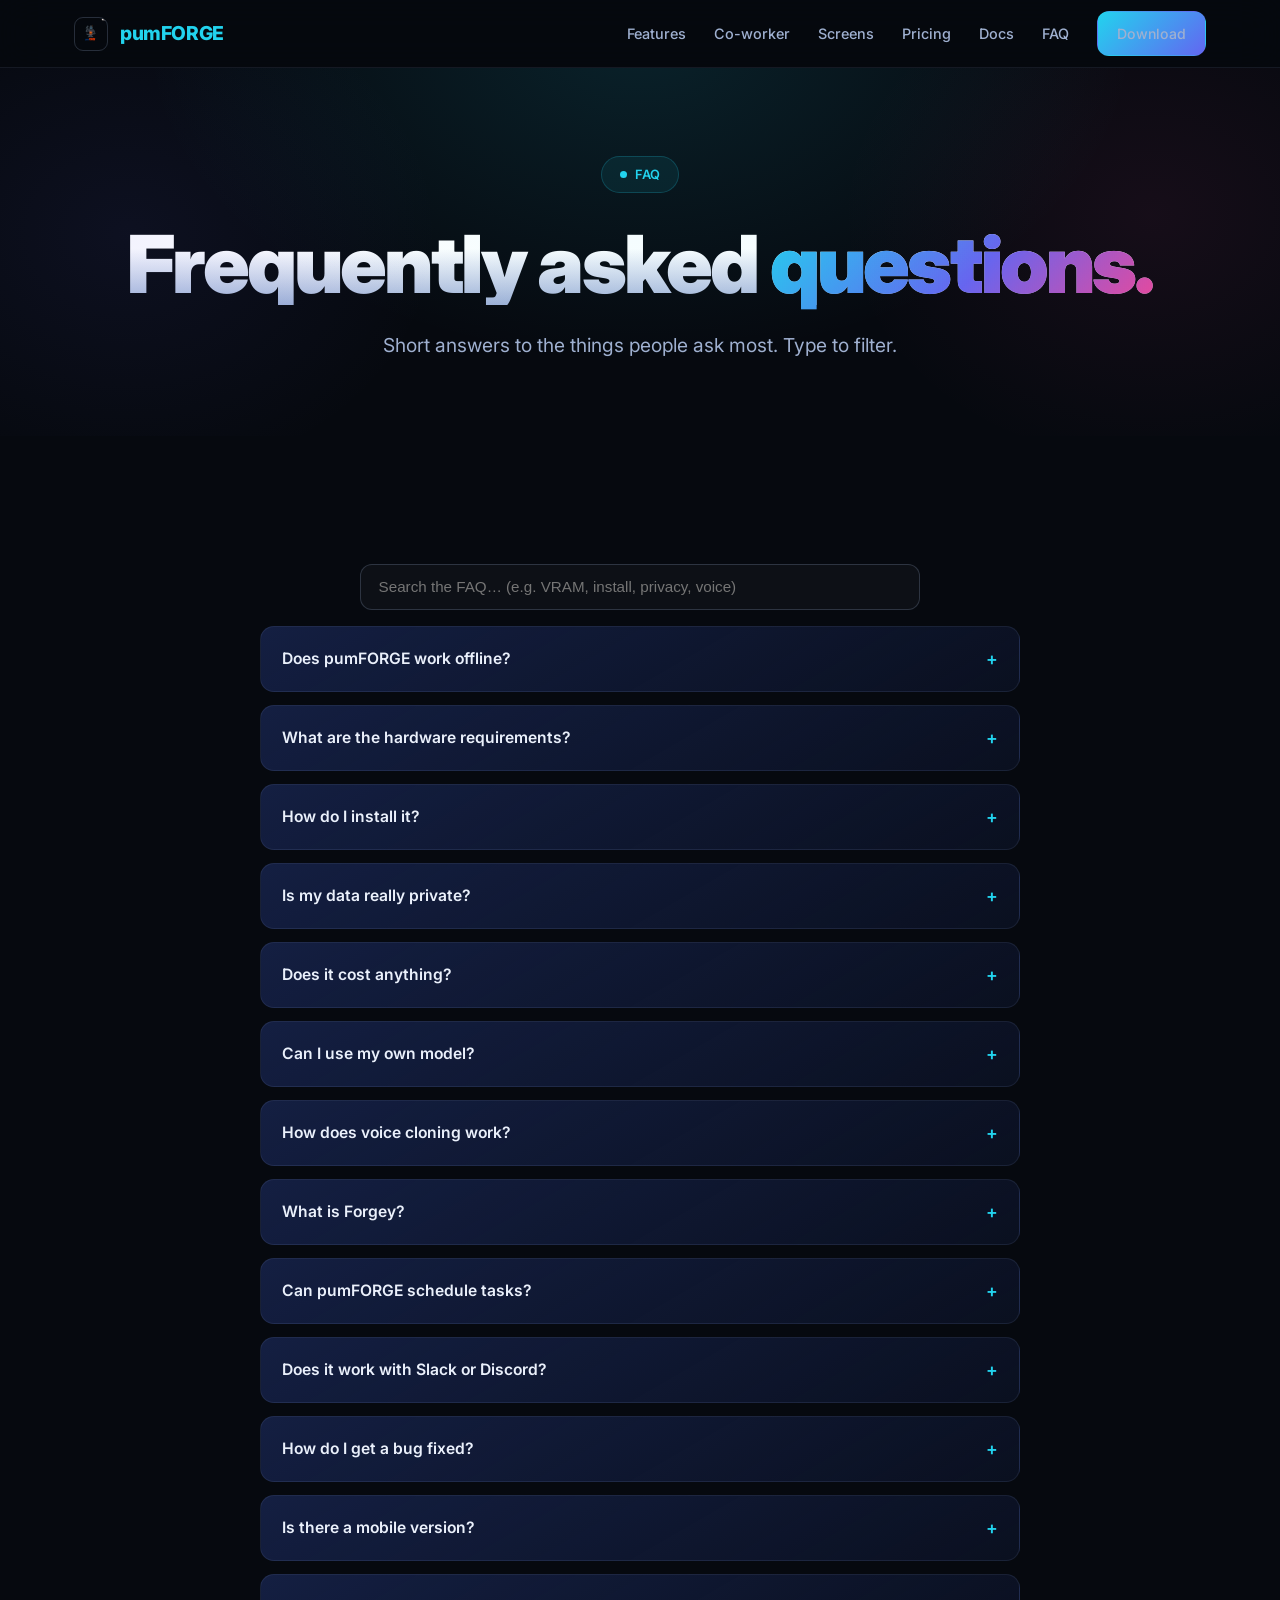
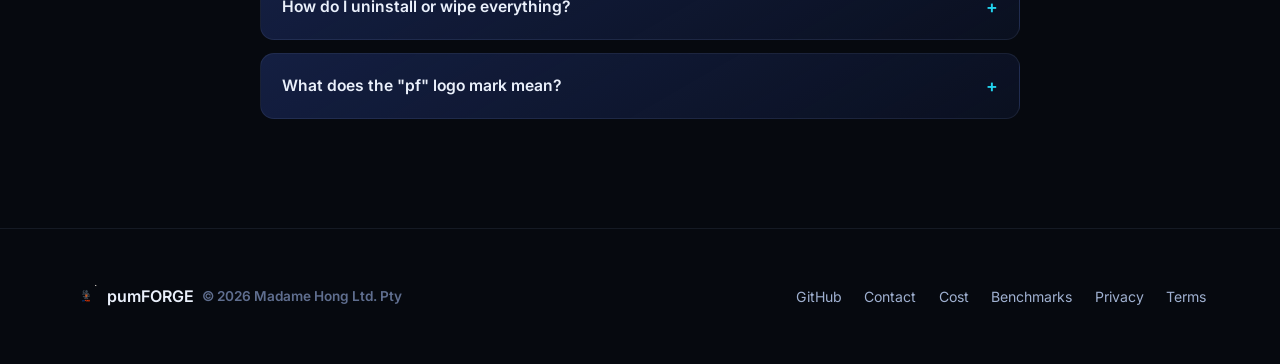
<file: faq.html>
<!DOCTYPE html><html lang="en"><head><meta charset="utf-8"><meta name="viewport" content="width=device-width,initial-scale=1.0"><link rel="icon" type="image/png" href="favicon.png"><link rel="preconnect" href="https://fonts.googleapis.com"><link rel="preconnect" href="https://fonts.gstatic.com" crossorigin><link href="https://fonts.googleapis.com/css2?family=Inter:wght@400;500;600;700;800;900&family=JetBrains+Mono:wght@400;600&display=swap" rel="stylesheet"><link rel="stylesheet" href="site.css"><style>.faq-search{max-width:560px;margin:2rem auto 1rem}.faq-search input{width:100%;padding:.85rem 1.1rem;border-radius:12px;border:1px solid var(--border-strong);background:rgba(255,255,255,.03);color:var(--text);font-size:.95rem}.faq{max-width:760px;margin:0 auto;text-align:left}.q{border:1px solid var(--border);border-radius:14px;margin-bottom:.8rem;overflow:hidden;background:linear-gradient(150deg,var(--panel),rgba(17,27,58,.4))}.q summary{padding:1.1rem 1.3rem;cursor:pointer;font-weight:600;font-size:.98rem;list-style:none;display:flex;justify-content:space-between;align-items:center;gap:1rem}.q summary::after{content:"+";color:var(--accent);font-size:1.1rem;flex-shrink:0}.q[open] summary::after{content:"–"}.q .a{padding:0 1.3rem 1.2rem;color:var(--text-dim);line-height:1.7;font-size:.92rem}.q .a code{font-family:var(--font-mono);font-size:.85rem;color:var(--accent)}.q.hidden{display:none}.count{color:var(--text-faint);font-size:.8rem;text-align:center;margin-top:.6rem}</style><meta name="description" content="pumFORGE FAQ — installation, hardware, privacy, voice, images, automation, and troubleshooting."><meta property="og:type" content="website"><meta property="og:title" content="FAQ — pumFORGE"><meta property="og:description" content="Answers to the most common pumFORGE questions."><meta property="og:image" content="https://pumforge.com/og.png"><meta name="twitter:card" content="summary_large_image"><link rel="canonical" href="https://pumforge.com/faq.html"><title>FAQ — pumFORGE</title></head><body><header class="nav"><div class="container nav-inner"><a href="index.html" class="nav-brand"><img src="pumforge.png" alt="pumFORGE logo — local AI companion"><span>pumFORGE</span></a><nav class="nav-links"><a href="features.html">Features</a><a href="index.html#cowork">Co-worker</a><a href="index.html#screenshots">Screens</a><a href="pricing.html">Pricing</a><a href="docs.html">Docs</a><a href="faq.html">FAQ</a><a href="download.html" class="btn btn-primary" style="padding:.6rem 1.2rem;font-size:.88rem">Download</a></nav></div></header><main><section class="hero" style="padding:5.5rem 0 2rem"><div class="container center"><div class="badge"><span class="dot"></span> FAQ</div><h1>Frequently asked <span class="co">questions.</span></h1><p class="hero-sub">Short answers to the things people ask most. Type to filter.</p></div></section>
<section><div class="container">
<div class="faq-search"><input id="faqFilter" type="search" placeholder="Search the FAQ… (e.g. VRAM, install, privacy, voice)" autocomplete="off" aria-label="Search FAQ"></div>
<div class="faq" id="faqList">
<div class="q"><details><summary>Does pumFORGE work offline?</summary><div class="a">Yes. The engine, voice and image generation run entirely on your machine. There is no cloud dependency — nothing leaves your PC unless you explicitly enable an optional bridge or external API.</div></details></div>
<div class="q"><details><summary>What are the hardware requirements?</summary><div class="a"><b>Chat:</b> 8 GB RAM (16 GB recommended), any x86_64 CPU, ~20 GB disk. <b>Voice + images:</b> NVIDIA 8 GB VRAM confirmed working. <b>Full pipeline:</b> NVIDIA 12 GB+ VRAM and 16 GB RAM. See <a href="download.html">Download</a> for the full table.</div></details></div>
<div class="q"><details><summary>How do I install it?</summary><div class="a">Linux: <code>curl -fsSL https://pumforge.com/install.sh | sh</code> or install the .deb. Windows: run the installer (beta). macOS: coming soon. Full instructions are on the <a href="download.html">Download</a> page.</div></details></div>
<div class="q"><details><summary>Is my data really private?</summary><div class="a">Yes. Telemetry is off by default and never required. Your chats, files and voice stay on your hardware. The only PII the product stores is what you choose to sign up for (e.g. the launch <a href="waitlist.html">waitlist</a>), which is GDPR-compliant double opt-in.</div></details></div>
<div class="q"><details><summary>Does it cost anything?</summary><div class="a">The local engine is free — the only cost is electricity. Plus licenses are a flat annual fee, no per-seat metering. If you add an optional cloud model you bring your own key and can estimate the cost on the <a href="cost.html">Predictable Cost</a> page.</div></details></div>
<div class="q"><details><summary>Can I use my own model?</summary><div class="a">Yes. pumFORGE runs llama.cpp; download any GGUF from the Model Library or paste a HuggingFace URL. It ships with a local default so you're ready in minutes.</div></details></div>
<div class="q"><details><summary>How does voice cloning work?</summary><div class="a">Record or drop a 15–20 second sample and pumFORGE clones the voice locally with one of six engines. The voice is then used by Chat, the Voice page and Forgey. Nothing is uploaded.</div></details></div>
<div class="q"><details><summary>What is Forgey?</summary><div class="a">Forgey is your on-device dev co-worker sharing your live terminal. He sees your cwd and recent output, proposes commands with Run / Dry-Run / Copy, and only executes after your consent. Everything is audited.</div></details></div>
<div class="q"><details><summary>Can pumFORGE schedule tasks?</summary><div class="a">Yes — Settings → Automation. Consent-gated, dry-run-first scheduled jobs (nightly lint, builds, patches). Failures are surfaced, never silent.</div></details></div>
<div class="q"><details><summary>Does it work with Slack or Discord?</summary><div class="a">Optionally. Enable the bridge in Settings → Integrations, paste a webhook URL and set a token. Same audited flows, controlled from chat. Opt-in, so messages transit the provider only when you choose.</div></details></div>
<div class="q"><details><summary>How do I get a bug fixed?</summary><div class="a">Open an issue on <a href="https://github.com/geekie82/pumforge">GitHub</a> or email <a href="mailto:bugreports@pumforge.com">bugreports@pumforge.com</a> with a reproducible step-by-step. Include the engine log: <code>sudo journalctl -u pumforge</code>.</div></details></div>
<div class="q"><details><summary>Is there a mobile version?</summary><div class="a">Not yet — the web app works great in a mobile browser over your LAN. A mobile app is on the roadmap.</div></details></div>
<div class="q"><details><summary>How do I uninstall or wipe everything?</summary><div class="a">Stop the service (<code>sudo systemctl stop pumforge</code>), remove the package, and delete the data folder (<code>~/talk</code> or <code>/opt/pumforge</code> depending on install). Settings → Data &amp; Privacy has per-category wipes too.</div></details></div>
<div class="q"><details><summary>What does the "pf" logo mark mean?</summary><div class="a">The pf mark is pumFORGE's product monogram for small UI contexts (settings, tray, favicon). The robot is the full brand mark for the site and marketing. See our <a href="docs.html">docs</a>.</div></details></div>
</div>
<p class="count" id="faqCount"></p>
</div></section></main>
<footer class="footer"><div class="container footer-inner"><div class="footer-brand"><img src="pumforge.png" alt="pumFORGE logo — local AI companion"><span>pumFORGE</span><span class="copy">© 2026 Madame Hong Ltd. Pty</span></div><div class="footer-links"><a href="https://github.com/geekie82/pumforge">GitHub</a><a href="contact.html">Contact</a><a href="cost.html">Cost</a><a href="benchmarks.html">Benchmarks</a><a href="privacy.html">Privacy</a><a href="terms.html">Terms</a></div></div></footer>
<script>
var input=document.getElementById("faqFilter"),items=Array.prototype.slice.call(document.querySelectorAll(".q")),count=document.getElementById("faqCount");
function run(){var q=input.value.trim().toLowerCase();var n=0;items.forEach(function(el){var text=el.textContent.toLowerCase();var show=!q||text.indexOf(q)>-1;el.classList.toggle("hidden",!show);if(show)n++;});count.textContent=q?n+" match"+(n===1?"":"es")+" of "+items.length:"";
}
input.addEventListener("input",run);run();
</script>
</body></html>
</file>
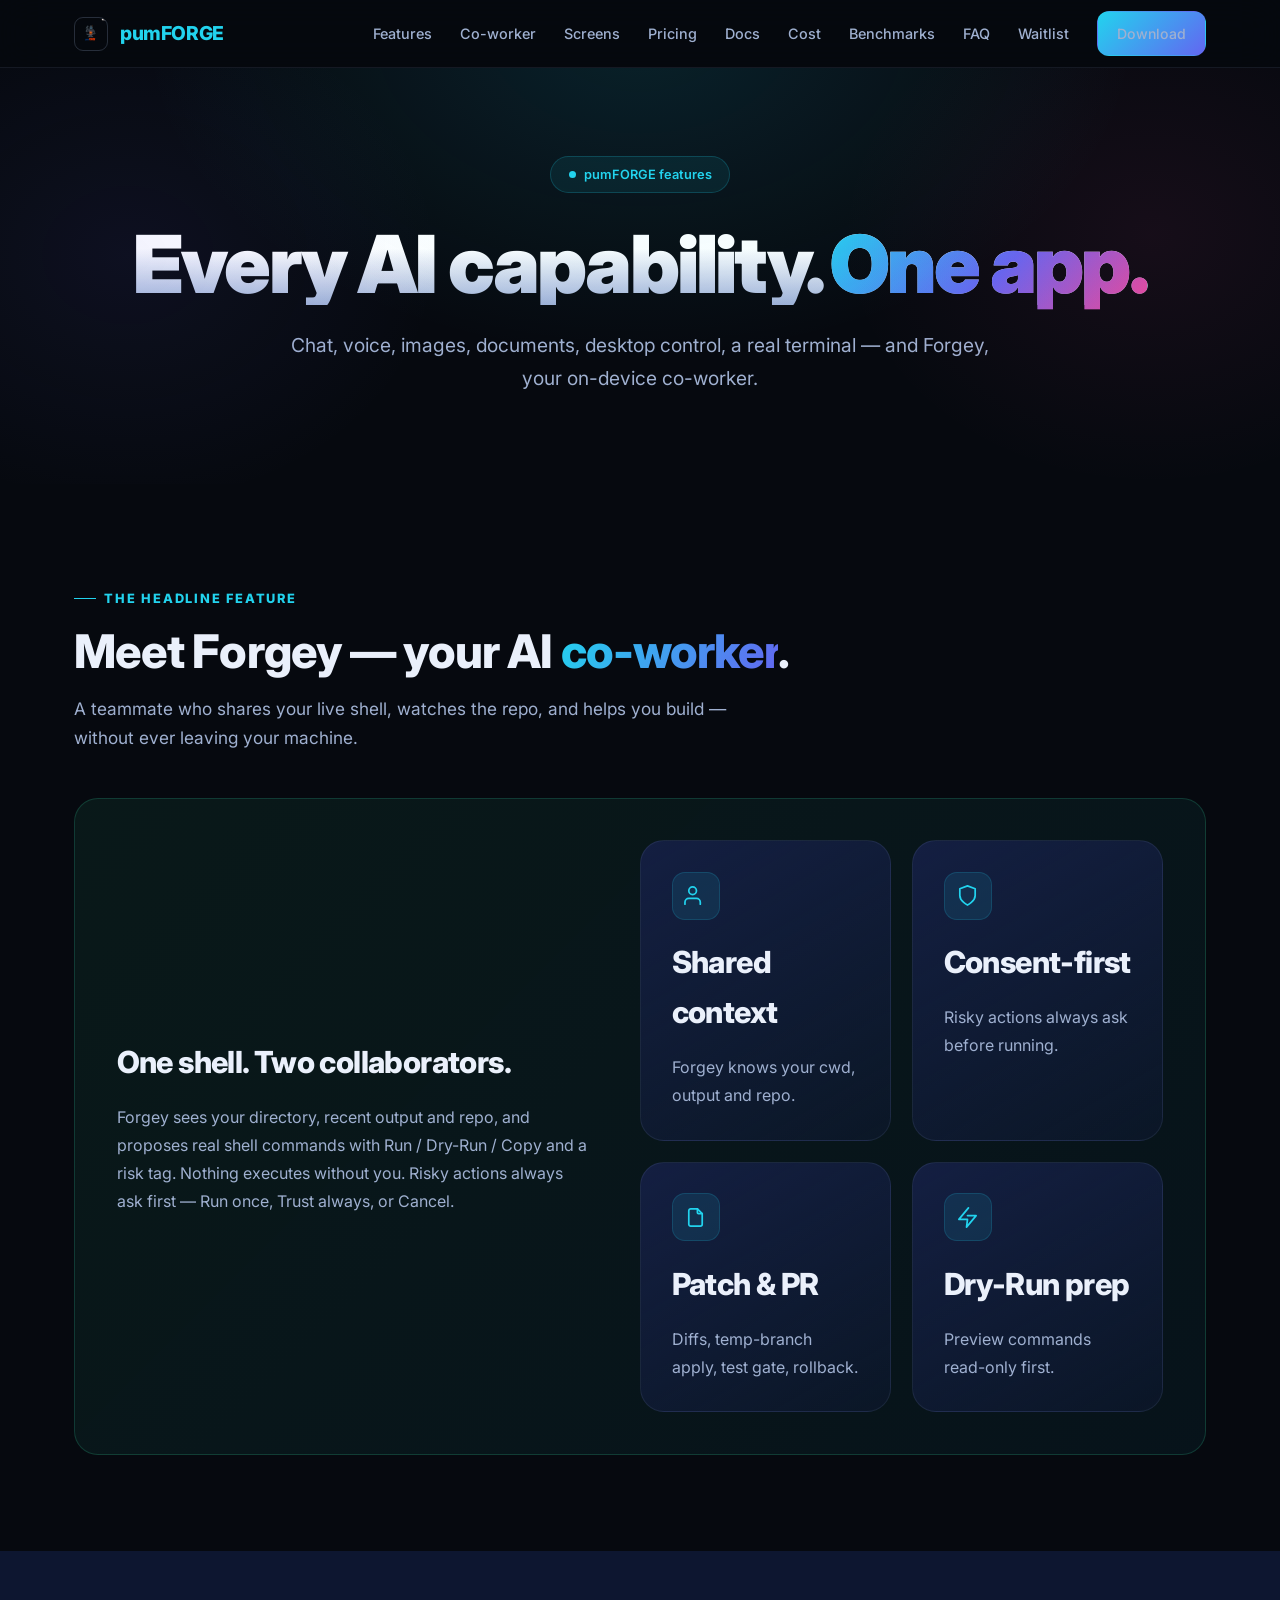
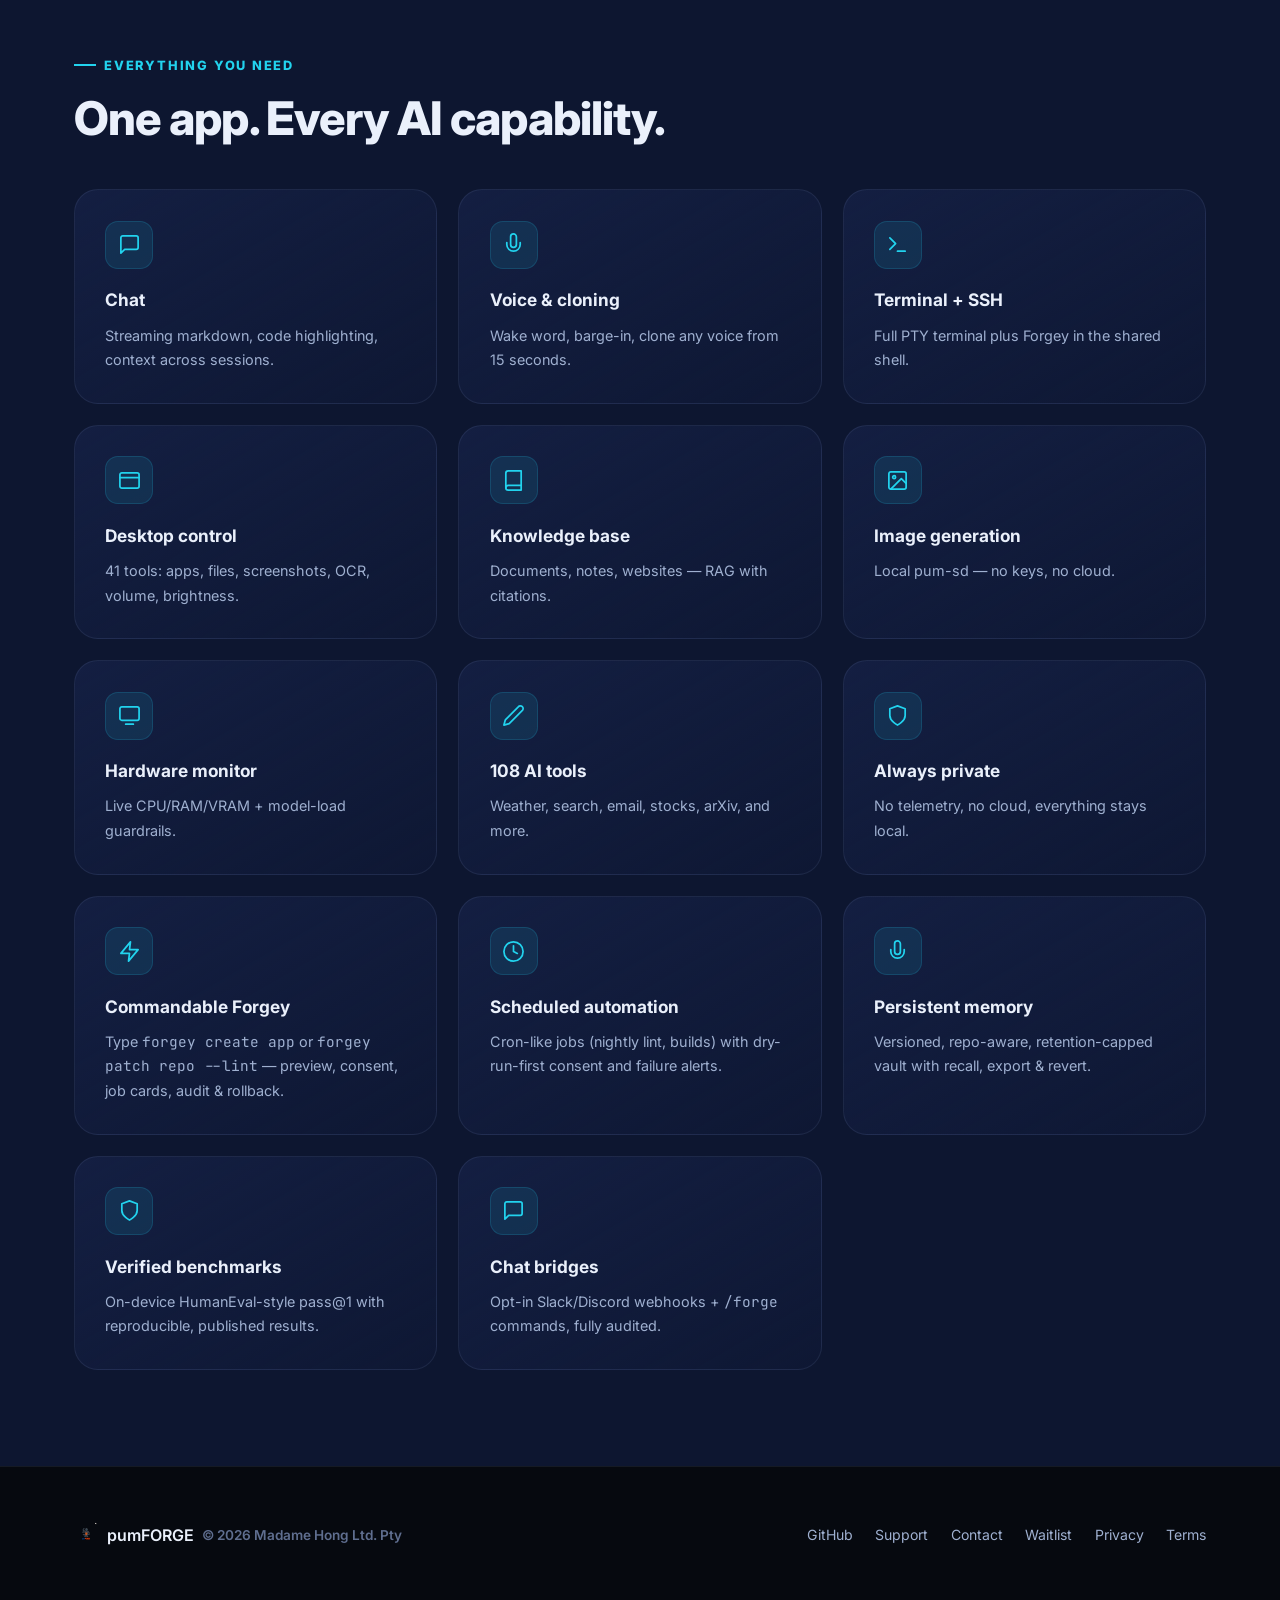
<file: features.html>
<!DOCTYPE html><html lang="en"><head><meta charset="utf-8"><meta name="viewport" content="width=device-width,initial-scale=1.0"><link rel="icon" type="image/png" href="favicon.png"><link rel="preconnect" href="https://fonts.googleapis.com"><link rel="preconnect" href="https://fonts.gstatic.com" crossorigin><link href="https://fonts.googleapis.com/css2?family=Inter:wght@400;500;600;700;800;900&family=JetBrains+Mono:wght@400;600&display=swap" rel="stylesheet"><link rel="stylesheet" href="site.css"><style>.reveal{opacity:0;transform:translateY(26px);transition:opacity .7s cubic-bezier(.2,.7,.2,1),transform .7s cubic-bezier(.2,.7,.2,1)}.reveal.in{opacity:1;transform:none}</style><meta name="description" content="Chat, voice, images, desktop control, a real terminal and an AI co-worker. See all pumFORGE features."><meta property="og:type" content="website"><meta property="og:title" content="Features — pumFORGE"><meta property="og:description" content="Chat, voice, images, desktop control, a real terminal and an AI co-worker. See all pumFORGE features."><meta property="og:image" content="https://pumforge.com/og.png"><meta name="twitter:card" content="summary_large_image"><title>Features — pumFORGE</title></head><body><header class="nav"><div class="container nav-inner"><a href="index.html" class="nav-brand"><img src="pumforge.png" alt="pumFORGE logo — local AI companion"><span>pumFORGE</span></a><nav class="nav-links"><a href="features.html">Features</a><a href="index.html#cowork">Co-worker</a><a href="index.html#screenshots">Screens</a><a href="pricing.html">Pricing</a><a href="docs.html">Docs</a><a href="cost.html">Cost</a><a href="benchmarks.html">Benchmarks</a><a href="faq.html">FAQ</a><a href="waitlist.html">Waitlist</a><a href="download.html" class="btn btn-primary" style="padding:.6rem 1.2rem;font-size:.88rem">Download</a></nav></div></header><main><section class="hero" style="padding:5.5rem 0 3rem"><div class="container center"><div class="badge"><span class="dot"></span> pumFORGE features</div><h1>Every AI capability. <span class="co">One app.</span></h1><p class="hero-sub">Chat, voice, images, documents, desktop control, a real terminal — and Forgey, your on-device co-worker.</p></div></section><section id="cowork"><div class="container"><p class="section-title">The headline feature</p><h2>Meet Forgey — your AI <em>co-worker</em>.</h2><p class="subtitle">A teammate who shares your live shell, watches the repo, and helps you build — without ever leaving your machine.</p><div class="cw-feature" style="margin-top:2.8rem"><div><h3>One shell. Two collaborators.</h3><p>Forgey sees your directory, recent output and repo, and proposes real shell commands with Run / Dry-Run / Copy and a risk tag. Nothing executes without you. Risky actions always ask first — Run once, Trust always, or Cancel.</p></div><div class="grid grid-2"><div class="feature"><div class="fi"><svg viewBox="0 0 24 24" fill="none" stroke-width="1.8" stroke-linecap="round" stroke-linejoin="round"><path d="M17 21v-2a4 4 0 0 0-4-4H5a4 4 0 0 0-4 4v2"/><circle cx="9" cy="7" r="4"/></svg></div><h3>Shared context</h3><p>Forgey knows your cwd, output and repo.</p></div><div class="feature"><div class="fi"><svg viewBox="0 0 24 24" fill="none" stroke-width="1.8" stroke-linecap="round" stroke-linejoin="round"><path d="M12 22s8-4 8-10V5l-8-3-8 3v7c0 6 8 10 8 10z"/></svg></div><h3>Consent-first</h3><p>Risky actions always ask before running.</p></div><div class="feature"><div class="fi"><svg viewBox="0 0 24 24" fill="none" stroke-width="1.8" stroke-linecap="round" stroke-linejoin="round"><path d="M14 3v4a1 1 0 0 0 1 1h4"/><path d="M17 21H7a2 2 0 0 1-2-2V5a2 2 0 0 1 2-2h7l5 5v11a2 2 0 0 1-2 2z"/></svg></div><h3>Patch &amp; PR</h3><p>Diffs, temp-branch apply, test gate, rollback.</p></div><div class="feature"><div class="fi"><svg viewBox="0 0 24 24" fill="none" stroke-width="1.8" stroke-linecap="round" stroke-linejoin="round"><polyline points="13 2 3 14 12 14 11 22 21 10 12 10"/></svg></div><h3>Dry-Run prep</h3><p>Preview commands read-only first.</p></div></div></div></div></section><section style="background:var(--surface)"><div class="container"><p class="section-title">Everything you need</p><h2>One app. Every AI capability.</h2><div class="grid grid-3" style="margin-top:2.8rem"><div class="feature"><div class="fi"><svg viewBox="0 0 24 24" fill="none" stroke-width="1.8" stroke-linecap="round" stroke-linejoin="round"><path d="M21 15a2 2 0 0 1-2 2H7l-4 4V5a2 2 0 0 1 2-2h14a2 2 0 0 1 2 2z"/></svg></div><h3>Chat</h3><p>Streaming markdown, code highlighting, context across sessions.</p></div><div class="feature"><div class="fi"><svg viewBox="0 0 24 24" fill="none" stroke-width="1.8" stroke-linecap="round" stroke-linejoin="round"><path d="M12 1a3 3 0 0 0-3 3v8a3 3 0 0 0 6 0V4a3 3 0 0 0-3-3z"/><path d="M19 10v2a7 7 0 0 1-14 0v-2"/></svg></div><h3>Voice &amp; cloning</h3><p>Wake word, barge-in, clone any voice from 15 seconds.</p></div><div class="feature"><div class="fi"><svg viewBox="0 0 24 24" fill="none" stroke-width="1.8" stroke-linecap="round" stroke-linejoin="round"><polyline points="4 17 10 11 4 5"/><line x1="12" y1="19" x2="20" y2="19"/></svg></div><h3>Terminal + SSH</h3><p>Full PTY terminal plus Forgey in the shared shell.</p></div><div class="feature"><div class="fi"><svg viewBox="0 0 24 24" fill="none" stroke-width="1.8" stroke-linecap="round" stroke-linejoin="round"><rect x="2" y="4" width="20" height="16" rx="2"/><line x1="2" y1="9" x2="22" y2="9"/></svg></div><h3>Desktop control</h3><p>41 tools: apps, files, screenshots, OCR, volume, brightness.</p></div><div class="feature"><div class="fi"><svg viewBox="0 0 24 24" fill="none" stroke-width="1.8" stroke-linecap="round" stroke-linejoin="round"><path d="M4 19.5A2.5 2.5 0 0 1 6.5 17H20"/><path d="M6.5 2H20v20H6.5A2.5 2.5 0 0 1 4 19.5v-15A2.5 2.5 0 0 1 6.5 2z"/></svg></div><h3>Knowledge base</h3><p>Documents, notes, websites — RAG with citations.</p></div><div class="feature"><div class="fi"><svg viewBox="0 0 24 24" fill="none" stroke-width="1.8" stroke-linecap="round" stroke-linejoin="round"><rect x="3" y="3" width="18" height="18" rx="2"/><circle cx="8.5" cy="8.5" r="1.5"/><path d="M21 15l-5-5L5 21"/></svg></div><h3>Image generation</h3><p>Local pum-sd — no keys, no cloud.</p></div><div class="feature"><div class="fi"><svg viewBox="0 0 24 24" fill="none" stroke-width="1.8" stroke-linecap="round" stroke-linejoin="round"><rect x="2" y="3" width="20" height="14" rx="2"/><line x1="8" y1="21" x2="16" y2="21"/></svg></div><h3>Hardware monitor</h3><p>Live CPU/RAM/VRAM + model-load guardrails.</p></div><div class="feature"><div class="fi"><svg viewBox="0 0 24 24" fill="none" stroke-width="1.8" stroke-linecap="round" stroke-linejoin="round"><path d="M17 3a2.85 2.83 0 1 1 4 4L7.5 20.5 2 22l1.5-5.5Z"/></svg></div><h3>108 AI tools</h3><p>Weather, search, email, stocks, arXiv, and more.</p></div><div class="feature"><div class="fi"><svg viewBox="0 0 24 24" fill="none" stroke-width="1.8" stroke-linecap="round" stroke-linejoin="round"><path d="M12 22s8-4 8-10V5l-8-3-8 3v7c0 6 8 10 8 10z"/></svg></div><h3>Always private</h3><p>No telemetry, no cloud, everything stays local.</p></div><div class="feature"><div class="fi"><svg viewBox="0 0 24 24" fill="none" stroke-width="1.8" stroke-linecap="round" stroke-linejoin="round"><path d="M13 2L3 14h9l-1 8 10-12h-9l1-8z"/></svg></div><h3>Commandable Forgey</h3><p>Type <code>forgey create app</code> or <code>forgey patch repo --lint</code> — preview, consent, job cards, audit &amp; rollback.</p></div><div class="feature"><div class="fi"><svg viewBox="0 0 24 24" fill="none" stroke-width="1.8" stroke-linecap="round" stroke-linejoin="round"><circle cx="12" cy="12" r="10"/><polyline points="12 6 12 12 16 14"/></svg></div><h3>Scheduled automation</h3><p>Cron-like jobs (nightly lint, builds) with dry-run-first consent and failure alerts.</p></div><div class="feature"><div class="fi"><svg viewBox="0 0 24 24" fill="none" stroke-width="1.8" stroke-linecap="round" stroke-linejoin="round"><path d="M12 1a3 3 0 0 0-3 3v8a3 3 0 0 0 6 0V4a3 3 0 0 0-3-3z"/><path d="M19 10v2a7 7 0 0 1-14 0v-2"/></svg></div><h3>Persistent memory</h3><p>Versioned, repo-aware, retention-capped vault with recall, export &amp; revert.</p></div><div class="feature"><div class="fi"><svg viewBox="0 0 24 24" fill="none" stroke-width="1.8" stroke-linecap="round" stroke-linejoin="round"><path d="M12 22s8-4 8-10V5l-8-3-8 3v7c0 6 8 10 8 10z"/></svg></div><h3>Verified benchmarks</h3><p>On-device HumanEval-style pass@1 with reproducible, published results.</p></div><div class="feature"><div class="fi"><svg viewBox="0 0 24 24" fill="none" stroke-width="1.8" stroke-linecap="round" stroke-linejoin="round"><path d="M21 15a2 2 0 0 1-2 2H7l-4 4V5a2 2 0 0 1 2-2h14a2 2 0 0 1 2 2z"/></svg></div><h3>Chat bridges</h3><p>Opt-in Slack/Discord webhooks + <code>/forge</code> commands, fully audited.</p></div></div></div></section></main><footer class="footer"><div class="container footer-inner"><div class="footer-brand"><img src="pumforge.png" alt="pumFORGE logo — local AI companion"><span>pumFORGE</span><span class="copy">© 2026 Madame Hong Ltd. Pty</span></div><div class="footer-links"><a href="https://github.com/geekie82/pumforge">GitHub</a><a href="mailto:support@pumforge.com">Support</a><a href="contact.html">Contact</a><a href="waitlist.html">Waitlist</a><a href="privacy.html">Privacy</a><a href="terms.html">Terms</a></div></div></footer><script>(function(){var els=document.querySelectorAll(".reveal");if("IntersectionObserver"in window){var io=new IntersectionObserver(function(en){en.forEach(function(e){if(e.isIntersecting){e.target.classList.add("in");io.unobserve(e.target);}});},{threshold:.12});els.forEach(function(e){io.observe(e);});setTimeout(function(){els.forEach(function(e){e.classList.add("in");});},2600);}else{els.forEach(function(e){e.classList.add("in");});}})();document.querySelectorAll('a[href^="#"]').forEach(function(a){a.addEventListener("click",function(e){var h=a.getAttribute("href");if(h.length>1&&document.querySelector(h)){e.preventDefault();document.querySelector(h).scrollIntoView({behavior:"smooth"});}});});</script></body></html>
</file>
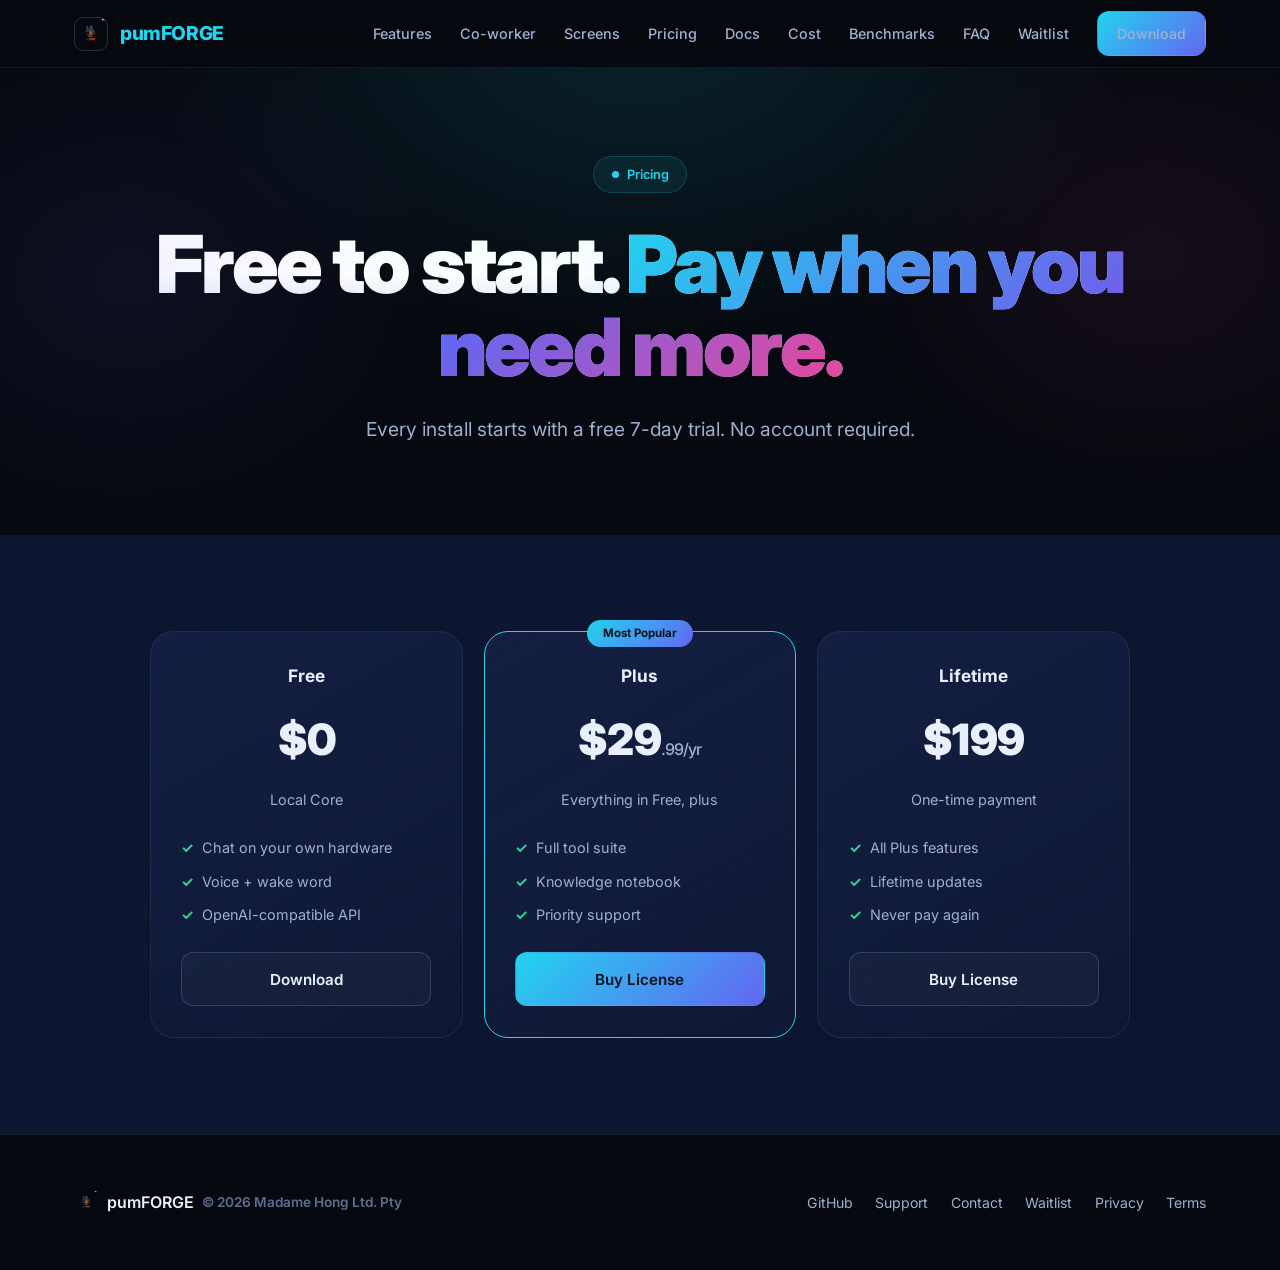
<file: pricing.html>
<!DOCTYPE html><html lang="en"><head><meta charset="utf-8"><meta name="viewport" content="width=device-width,initial-scale=1.0"><link rel="icon" type="image/png" href="favicon.png"><link rel="preconnect" href="https://fonts.googleapis.com"><link rel="preconnect" href="https://fonts.gstatic.com" crossorigin><link href="https://fonts.googleapis.com/css2?family=Inter:wght@400;500;600;700;800;900&family=JetBrains+Mono:wght@400;600&display=swap" rel="stylesheet"><link rel="stylesheet" href="site.css"><style>.reveal{opacity:0;transform:translateY(26px);transition:opacity .7s cubic-bezier(.2,.7,.2,1),transform .7s cubic-bezier(.2,.7,.2,1)}.reveal.in{opacity:1;transform:none}</style><meta name="description" content="pumFORGE is free to start. Plus pricing from $29.99/year. No accounts, no tracking, data stays local."><meta property="og:type" content="website"><meta property="og:title" content="Pricing — pumFORGE"><meta property="og:description" content="pumFORGE is free to start. Plus pricing from $29.99/year. No accounts, no tracking, data stays local."><meta property="og:image" content="https://pumforge.com/og.png"><meta name="twitter:card" content="summary_large_image"><title>Pricing — pumFORGE</title></head><body><header class="nav"><div class="container nav-inner"><a href="index.html" class="nav-brand"><img src="pumforge.png" alt="pumFORGE logo — local AI companion"><span>pumFORGE</span></a><nav class="nav-links"><a href="features.html">Features</a><a href="index.html#cowork">Co-worker</a><a href="index.html#screenshots">Screens</a><a href="pricing.html">Pricing</a><a href="docs.html">Docs</a><a href="cost.html">Cost</a><a href="benchmarks.html">Benchmarks</a><a href="faq.html">FAQ</a><a href="waitlist.html">Waitlist</a><a href="download.html" class="btn btn-primary" style="padding:.6rem 1.2rem;font-size:.88rem">Download</a></nav></div></header><main><section class="hero" style="padding:5.5rem 0 3rem"><div class="container center"><div class="badge"><span class="dot"></span> Pricing</div><h1>Free to start. <span class="co">Pay when you need more.</span></h1><p class="hero-sub">Every install starts with a free 7-day trial. No account required.</p></div></section><section id="pricing" style="background:var(--surface)"><div class="container"><div class="grid grid-3 price" style="max-width:980px;margin:0 auto"><div class="feature price"><h3>Free</h3><div class="num">$0</div><p style="color:var(--text-dim);margin-bottom:1.5rem">Local Core</p><ul><li><span class="tick">✓</span> Chat on your own hardware</li><li><span class="tick">✓</span> Voice + wake word</li><li><span class="tick">✓</span> OpenAI-compatible API</li></ul><a href="download.html" class="btn btn-secondary" style="width:100%">Download</a></div><div class="card feature price price-popular"><div class="price-tag">Most Popular</div><h3>Plus</h3><div class="num">$29<small>.99/yr</small></div><p style="color:var(--text-dim);margin-bottom:1.5rem">Everything in Free, plus</p><ul><li><span class="tick">✓</span> Full tool suite</li><li><span class="tick">✓</span> Knowledge notebook</li><li><span class="tick">✓</span> Priority support</li></ul><a href="https://portal.pumforge.com/buy" class="btn btn-primary" style="width:100%">Buy License</a></div><div class="feature price"><h3>Lifetime</h3><div class="num">$199</div><p style="color:var(--text-dim);margin-bottom:1.5rem">One-time payment</p><ul><li><span class="tick">✓</span> All Plus features</li><li><span class="tick">✓</span> Lifetime updates</li><li><span class="tick">✓</span> Never pay again</li></ul><a href="https://portal.pumforge.com/buy" class="btn btn-secondary" style="width:100%">Buy License</a></div></div></div></section></main><footer class="footer"><div class="container footer-inner"><div class="footer-brand"><img src="pumforge.png" alt="pumFORGE logo — local AI companion"><span>pumFORGE</span><span class="copy">© 2026 Madame Hong Ltd. Pty</span></div><div class="footer-links"><a href="https://github.com/geekie82/pumforge">GitHub</a><a href="mailto:support@pumforge.com">Support</a><a href="contact.html">Contact</a><a href="waitlist.html">Waitlist</a><a href="privacy.html">Privacy</a><a href="terms.html">Terms</a></div></div></footer><script>(function(){var els=document.querySelectorAll(".reveal");if("IntersectionObserver"in window){var io=new IntersectionObserver(function(en){en.forEach(function(e){if(e.isIntersecting){e.target.classList.add("in");io.unobserve(e.target);}});},{threshold:.12});els.forEach(function(e){io.observe(e);});setTimeout(function(){els.forEach(function(e){e.classList.add("in");});},2600);}else{els.forEach(function(e){e.classList.add("in");});}})();document.querySelectorAll('a[href^="#"]').forEach(function(a){a.addEventListener("click",function(e){var h=a.getAttribute("href");if(h.length>1&&document.querySelector(h)){e.preventDefault();document.querySelector(h).scrollIntoView({behavior:"smooth"});}});});</script></body></html>
</file>
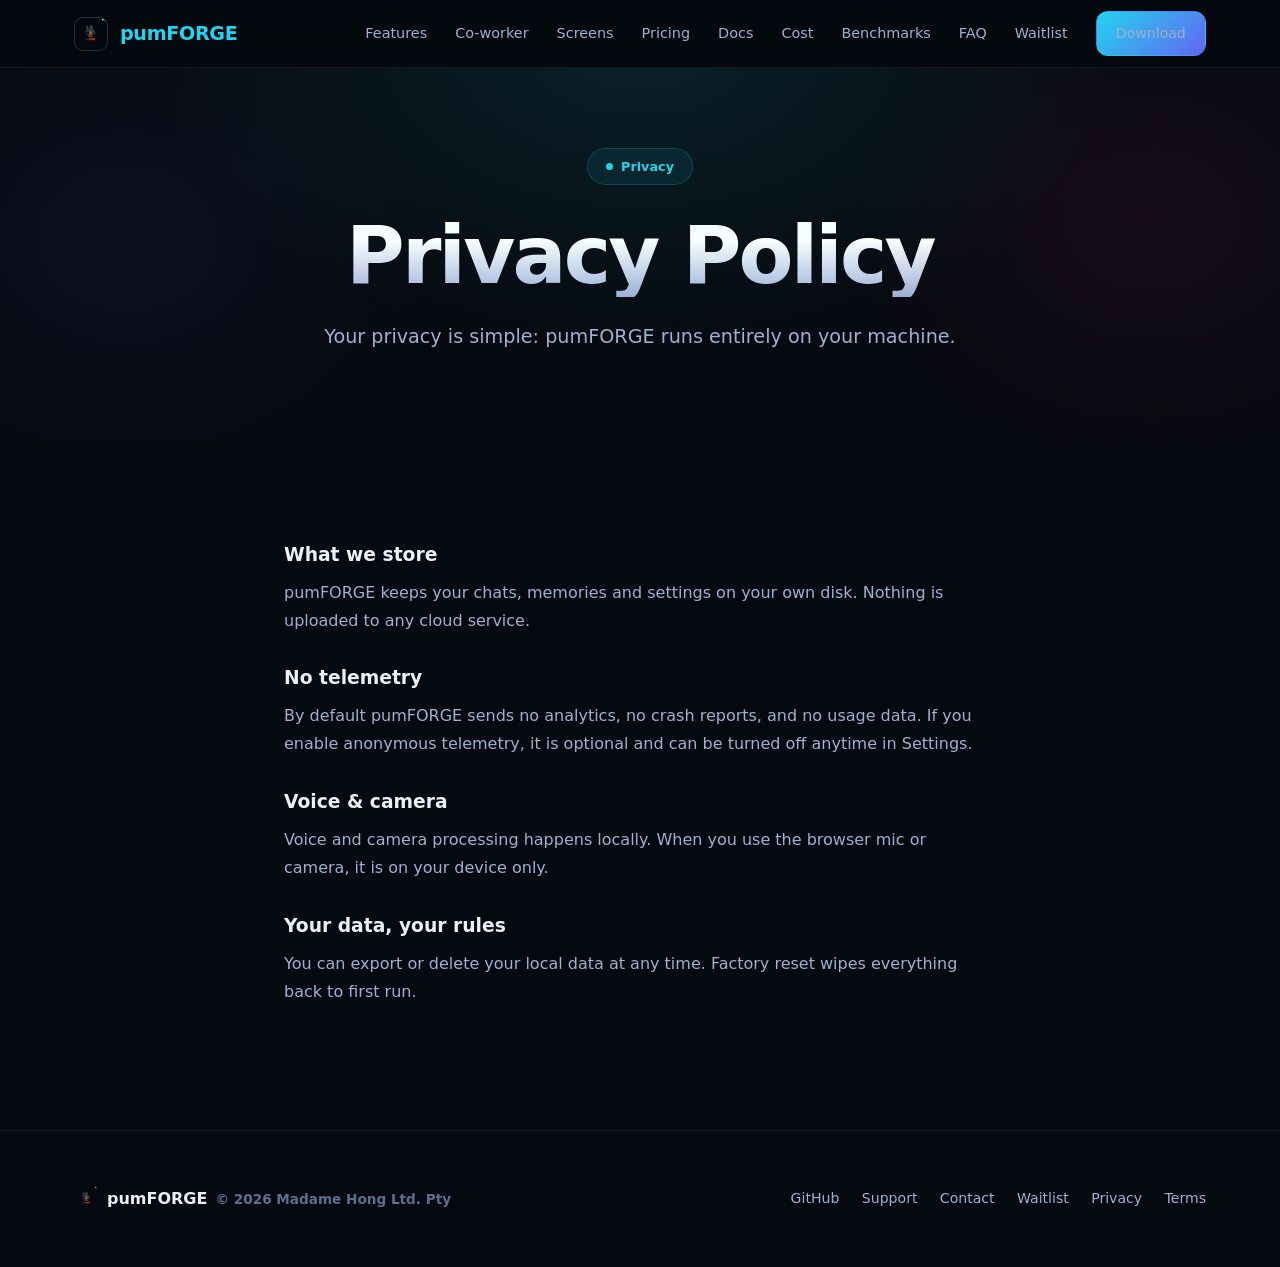
<file: privacy.html>
<!DOCTYPE html><html lang="en"><head><meta charset="utf-8"><meta name="viewport" content="width=device-width,initial-scale=1.0"><link rel="icon" type="image/png" href="favicon.png"><link rel="stylesheet" href="site.css"><meta name="description" content="pumFORGE Privacy Policy — how we handle local data, telemetry, and optional cloud integrations."><meta property="og:title" content="Privacy Policy — pumFORGE"><meta property="og:description" content="Read how pumFORGE keeps your data local by default and what optional cloud features do."><meta property="og:image" content="https://pumforge.com/og.png"><link rel="canonical" href="https://pumforge.com/privacy.html"><title>Privacy Policy — pumFORGE</title></head><body>
<header class="nav"><div class="container nav-inner">
  <a href="index.html" class="nav-brand"><img src="pumforge.png" alt="pumFORGE logo — local AI companion"><span>pumFORGE</span></a>
  <nav class="nav-links">
    <a href="features.html">Features</a>
    <a href="#cowork" class="hide-sm">Co-worker</a>
    <a href="#screenshots" class="hide-sm">Screens</a>
    <a href="pricing.html">Pricing</a>
    <a href="docs.html">Docs</a>
    <a href="cost.html">Cost</a><a href="benchmarks.html">Benchmarks</a><a href="faq.html">FAQ</a><a href="waitlist.html">Waitlist</a><a href="download.html" class="btn btn-primary" style="padding:.6rem 1.2rem;font-size:.88rem">Download</a>
  </nav>
</div></header>

<main><section class="hero" style="padding:5rem 0 3rem"><div class="container center"><div class="badge"><span class="dot"></span> Privacy</div><h1>Privacy Policy</h1><p class="hero-sub">Your privacy is simple: pumFORGE runs entirely on your machine.</p></div></section><section><div class="container" style="max-width:760px"><div style="margin-bottom:1.8rem"><h3 style="margin-bottom:.5rem">What we store</h3><p style="color:var(--text-dim);line-height:1.75">pumFORGE keeps your chats, memories and settings on your own disk. Nothing is uploaded to any cloud service.</p></div><div style="margin-bottom:1.8rem"><h3 style="margin-bottom:.5rem">No telemetry</h3><p style="color:var(--text-dim);line-height:1.75">By default pumFORGE sends no analytics, no crash reports, and no usage data. If you enable anonymous telemetry, it is optional and can be turned off anytime in Settings.</p></div><div style="margin-bottom:1.8rem"><h3 style="margin-bottom:.5rem">Voice &amp; camera</h3><p style="color:var(--text-dim);line-height:1.75">Voice and camera processing happens locally. When you use the browser mic or camera, it is on your device only.</p></div><div style="margin-bottom:1.8rem"><h3 style="margin-bottom:.5rem">Your data, your rules</h3><p style="color:var(--text-dim);line-height:1.75">You can export or delete your local data at any time. Factory reset wipes everything back to first run.</p></div></div></section></main>

<footer class="footer"><div class="container footer-inner">
  <div class="footer-brand"><img src="pumforge.png" alt="pumFORGE logo — local AI companion"><span>pumFORGE</span><span class="copy">© 2026 Madame Hong Ltd. Pty</span></div>
  <div class="footer-links"><a href="https://github.com/geekie82/pumforge">GitHub</a><a href="mailto:support@pumforge.com">Support</a><a href="contact.html">Contact</a><a href="waitlist.html">Waitlist</a><a href="privacy.html">Privacy</a><a href="terms.html">Terms</a></div>
</div></footer>

</body></html>
</file>
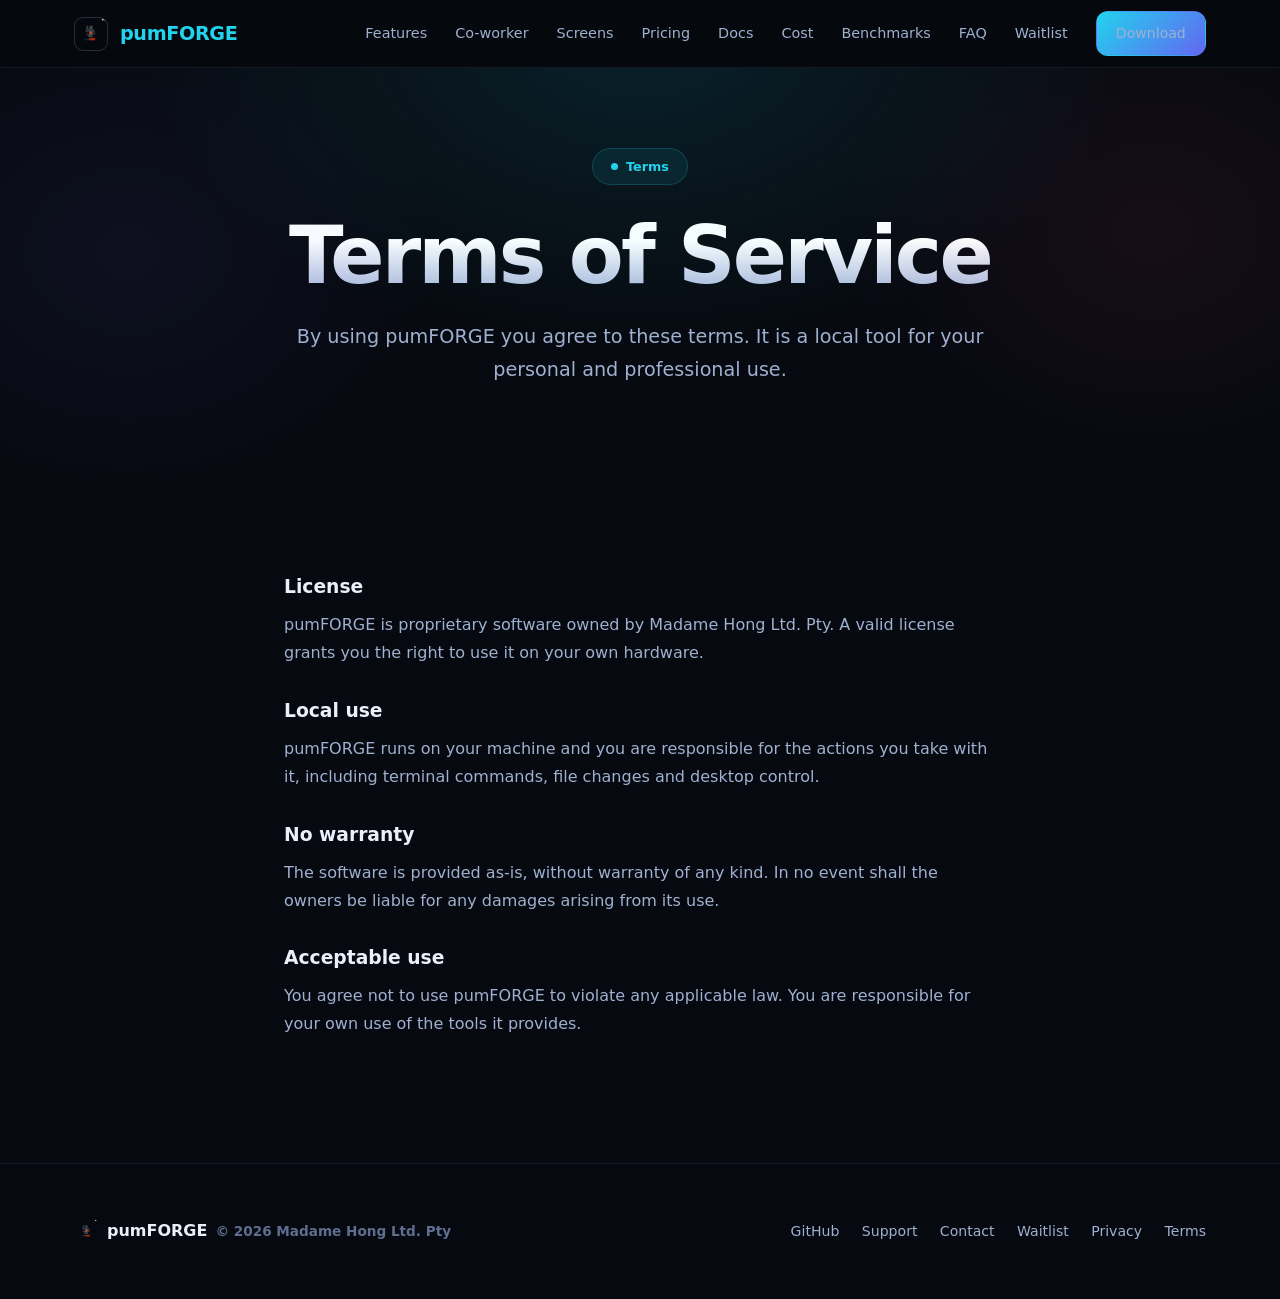
<file: terms.html>
<!DOCTYPE html><html lang="en"><head><meta charset="utf-8"><meta name="viewport" content="width=device-width,initial-scale=1.0"><link rel="icon" type="image/png" href="favicon.png"><link rel="stylesheet" href="site.css"><meta name="description" content="pumFORGE Terms of Service — licensing, usage limits, and support terms."><meta property="og:title" content="Terms of Service — pumFORGE"><meta property="og:description" content="Legal terms for using pumFORGE, licensing, and support."><meta property="og:image" content="https://pumforge.com/og.png"><link rel="canonical" href="https://pumforge.com/terms.html"><title>Terms of Service — pumFORGE</title></head><body>
<header class="nav"><div class="container nav-inner">
  <a href="index.html" class="nav-brand"><img src="pumforge.png" alt="pumFORGE logo — local AI companion"><span>pumFORGE</span></a>
  <nav class="nav-links">
    <a href="features.html">Features</a>
    <a href="#cowork" class="hide-sm">Co-worker</a>
    <a href="#screenshots" class="hide-sm">Screens</a>
    <a href="pricing.html">Pricing</a>
    <a href="docs.html">Docs</a>
    <a href="cost.html">Cost</a><a href="benchmarks.html">Benchmarks</a><a href="faq.html">FAQ</a><a href="waitlist.html">Waitlist</a><a href="download.html" class="btn btn-primary" style="padding:.6rem 1.2rem;font-size:.88rem">Download</a>
  </nav>
</div></header>

<main><section class="hero" style="padding:5rem 0 3rem"><div class="container center"><div class="badge"><span class="dot"></span> Terms</div><h1>Terms of Service</h1><p class="hero-sub">By using pumFORGE you agree to these terms. It is a local tool for your personal and professional use.</p></div></section><section><div class="container" style="max-width:760px"><div style="margin-bottom:1.8rem"><h3 style="margin-bottom:.5rem">License</h3><p style="color:var(--text-dim);line-height:1.75">pumFORGE is proprietary software owned by Madame Hong Ltd. Pty. A valid license grants you the right to use it on your own hardware.</p></div><div style="margin-bottom:1.8rem"><h3 style="margin-bottom:.5rem">Local use</h3><p style="color:var(--text-dim);line-height:1.75">pumFORGE runs on your machine and you are responsible for the actions you take with it, including terminal commands, file changes and desktop control.</p></div><div style="margin-bottom:1.8rem"><h3 style="margin-bottom:.5rem">No warranty</h3><p style="color:var(--text-dim);line-height:1.75">The software is provided as-is, without warranty of any kind. In no event shall the owners be liable for any damages arising from its use.</p></div><div style="margin-bottom:1.8rem"><h3 style="margin-bottom:.5rem">Acceptable use</h3><p style="color:var(--text-dim);line-height:1.75">You agree not to use pumFORGE to violate any applicable law. You are responsible for your own use of the tools it provides.</p></div></div></section></main>

<footer class="footer"><div class="container footer-inner">
  <div class="footer-brand"><img src="pumforge.png" alt="pumFORGE logo — local AI companion"><span>pumFORGE</span><span class="copy">© 2026 Madame Hong Ltd. Pty</span></div>
  <div class="footer-links"><a href="https://github.com/geekie82/pumforge">GitHub</a><a href="mailto:support@pumforge.com">Support</a><a href="contact.html">Contact</a><a href="waitlist.html">Waitlist</a><a href="privacy.html">Privacy</a><a href="terms.html">Terms</a></div>
</div></footer>

</body></html>
</file>
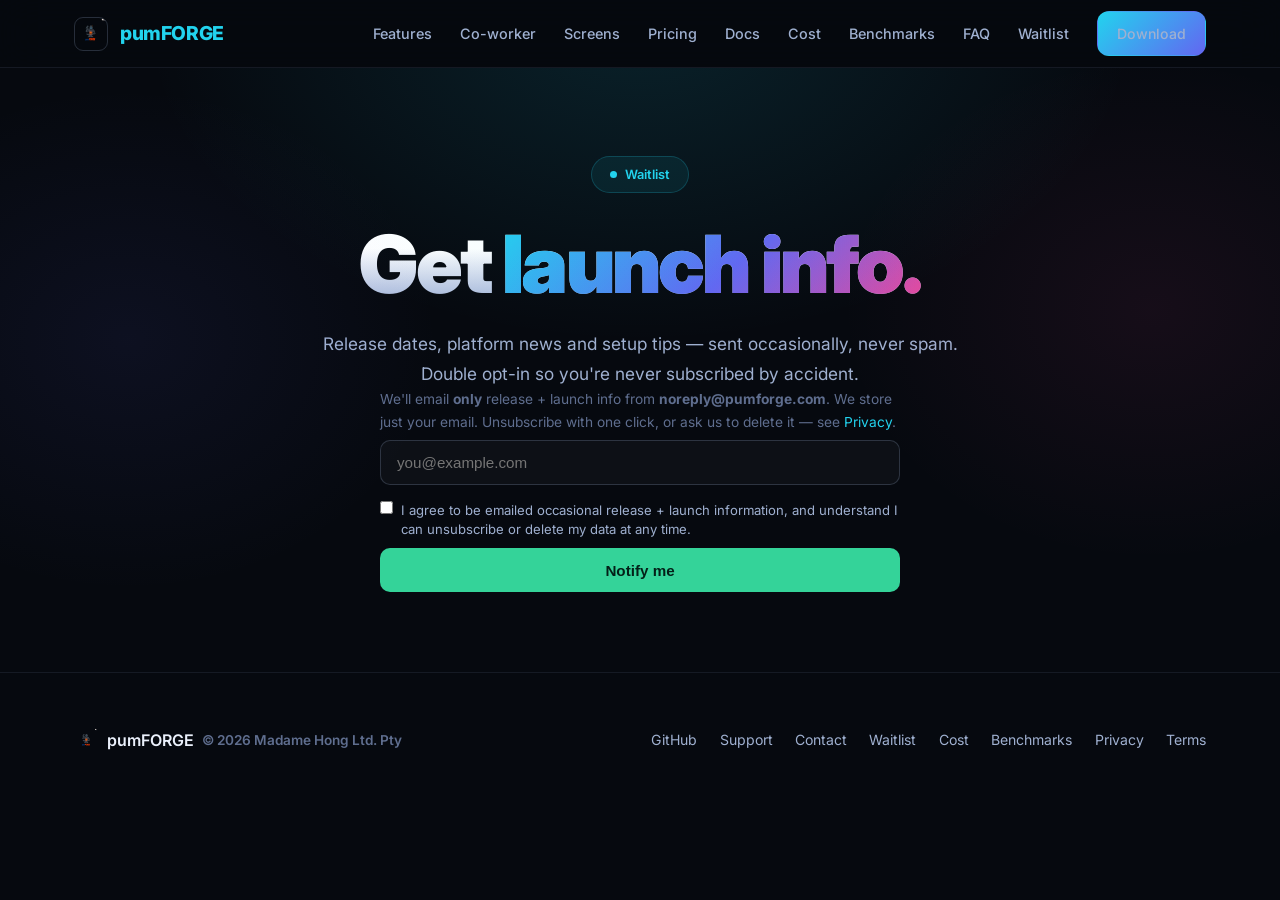
<file: waitlist.html>
<!DOCTYPE html><html lang="en"><head><meta charset="utf-8"><meta name="viewport" content="width=device-width,initial-scale=1.0"><link rel="icon" type="image/png" href="favicon.png"><link rel="preconnect" href="https://fonts.googleapis.com"><link rel="preconnect" href="https://fonts.gstatic.com" crossorigin><link href="https://fonts.googleapis.com/css2?family=Inter:wght@400;500;600;700;800;900&family=JetBrains+Mono:wght@400;600&display=swap" rel="stylesheet"><link rel="stylesheet" href="site.css"><style>.wl-card{max-width:520px;margin:0 auto;text-align:center}.wl-in{width:100%;padding:.8rem 1rem;border-radius:10px;border:1px solid var(--border-strong);background:rgba(255,255,255,.03);color:var(--text);font-size:.95rem;margin:.4rem 0}.wl-btn{border:0;background:var(--green);color:#042018;font-weight:700;padding:.85rem 1.6rem;border-radius:10px;cursor:pointer;font-size:.95rem;width:100%;margin-top:.5rem}.wl-msg{min-height:1.4em;margin-top:.7rem;font-size:.9rem;color:var(--text-dim)}.consent{display:flex;gap:.5rem;align-items:flex-start;text-align:left;font-size:.82rem;color:var(--text-dim);margin-top:.6rem;line-height:1.5}.status{border:1px solid var(--border);border-radius:14px;padding:2rem;margin:2rem auto;max-width:520px;background:linear-gradient(150deg,var(--panel),rgba(17,27,58,.4))}.status h2{margin:0 0 .6rem}.ok{color:var(--green)}.err{color:#ff8a8a}</style><meta name="description" content="Join the pumFORGE waitlist — release dates, platform news and setup tips. Double opt-in, no spam, unsubscribe anytime."><meta property="og:type" content="website"><meta property="og:title" content="Waitlist — pumFORGE"><meta property="og:description" content="Get pumFORGE release + launch info. Double opt-in, no spam."><meta property="og:image" content="https://pumforge.com/og.png"><meta name="twitter:card" content="summary_large_image"><link rel="canonical" href="https://pumforge.com/waitlist.html"><title>Waitlist — pumFORGE</title></head><body><header class="nav"><div class="container nav-inner"><a href="index.html" class="nav-brand"><img src="pumforge.png" alt="pumFORGE logo — local AI companion"><span>pumFORGE</span></a><nav class="nav-links"><a href="features.html">Features</a><a href="index.html#cowork">Co-worker</a><a href="index.html#screenshots">Screens</a><a href="pricing.html">Pricing</a><a href="docs.html">Docs</a><a href="cost.html">Cost</a><a href="benchmarks.html">Benchmarks</a><a href="faq.html">FAQ</a><a href="waitlist.html">Waitlist</a><a href="download.html" class="btn btn-primary" style="padding:.6rem 1.2rem;font-size:.88rem">Download</a></nav></div></header><main><section class="hero" style="padding:5.5rem 0 3rem"><div class="container">
<div class="badge"><span class="dot"></span> Waitlist</div>
<h1 style="text-align:center">Get <span class="co">launch info.</span></h1>
<p class="subtitle" style="margin:0 auto">Release dates, platform news and setup tips — sent occasionally, never spam. Double opt-in so you're never subscribed by accident.</p>

<div id="wlStatus" style="display:none"></div>

<div class="wl-card" id="wlCard">
<p style="font-size:.86rem;color:var(--text-faint);text-align:left">We'll email <b>only</b> release + launch info from <b>noreply@pumforge.com</b>. We store just your email. Unsubscribe with one click, or ask us to delete it — see <a href="privacy.html">Privacy</a>.</p>
<input class="wl-in" id="wlEmail" type="email" placeholder="you@example.com" aria-label="Email address">
<label class="consent"><input type="checkbox" id="wlConsent"> I agree to be emailed occasional release + launch information, and understand I can unsubscribe or delete my data at any time.</label>
<button class="wl-btn" id="wlBtn" onclick="wlSignup()">Notify me</button>
<p class="wl-msg" id="wlMsg"></p>
</div>
</div></section></main>

<footer class="footer"><div class="container footer-inner"><div class="footer-brand"><img src="pumforge.png" alt="pumFORGE logo — local AI companion"><span>pumFORGE</span><span class="copy">© 2026 Madame Hong Ltd. Pty</span></div><div class="footer-links"><a href="https://github.com/geekie82/pumforge">GitHub</a><a href="mailto:support@pumforge.com">Support</a><a href="contact.html">Contact</a><a href="waitlist.html">Waitlist</a><a href="cost.html">Cost</a><a href="benchmarks.html">Benchmarks</a><a href="privacy.html">Privacy</a><a href="terms.html">Terms</a></div></div></footer>
<script>
function esc(s){return String(s==null?"":s).replace(/[&<>"]/g,function(c){return{"&":"&amp;","<":"&lt;",">":"&gt;",'"':"&quot;"}[c];});}
function showStatus(html,ok){var el=document.getElementById("wlStatus");el.style.display="block";el.innerHTML='<div class="status">'+html+'</div>';document.getElementById("wlCard").style.display="none";}
var q=new URLSearchParams(location.search);
if(q.get("confirm")){
  fetch("/api/waitlist/confirm?token="+encodeURIComponent(q.get("confirm")))
   .then(function(r){return r.text();}).then(function(){showStatus("<h2 class='ok'>You're on the list ✓</h2><p>Confirmed via double opt-in. We'll email only release + launch info.</p>");});
} else if(q.get("unsub")){
  fetch("/api/waitlist/unsubscribe?token="+encodeURIComponent(q.get("unsub")))
   .then(function(r){return r.text();}).then(function(){showStatus("<h2>Unsubscribed</h2><p>Your address was removed from the waitlist and added to our suppression list.</p>");});
}
function wlSignup(){
  var email=document.getElementById("wlEmail").value.trim();var msg=document.getElementById("wlMsg");
  var consent=document.getElementById("wlConsent").checked;
  if(!email||!/[^@\s]+@[^@\s]+\.[^@\s]+/.test(email)){msg.textContent="Please enter a valid email.";msg.style.color="#ff8a8a";return;}
  if(!consent){msg.textContent="Please tick the consent box so we can email you (GDPR).";msg.style.color="#ff8a8a";return;}
  document.getElementById("wlBtn").textContent="Sending…";
  fetch("/api/waitlist/signup",{method:"POST",headers:{"Content-Type":"application/json"},body:JSON.stringify({email:email,consent:true,source:"waitlist-page"})})
   .then(function(r){return r.json();}).then(function(d){
    if(d.ok){msg.textContent="Check your inbox to confirm your email (double opt-in).";msg.style.color="#34d399";document.getElementById("wlEmail").value="";}
    else{msg.textContent=d.error||"Something went wrong.";msg.style.color="#ff8a8a";}
   }).catch(function(){msg.textContent="Network error — try again.";msg.style.color="#ff8a8a";})
   .finally(function(){document.getElementById("wlBtn").textContent="Notify me";});
}
</script>
</body></html>
</file>
<file: site.css>
/* pumFORGE design system — premium v2 */
:root{
  --bg:#06090f;--bg2:#0a1020;--surface:#0d1630;--surface2:#111b3a;--panel:#141f42;
  --border:rgba(158,180,220,.10);--border-strong:rgba(158,180,220,.22);
  --text:#eaf0fb;--text-dim:#9fb0d0;--text-faint:#5f6e8f;
  --accent:#22d3ee;--accent2:#6366f1;--accent3:#ec4899;
  --green:#34d399;--amber:#fbbf24;--red:#f87171;
  --radius:16px;--radius-lg:24px;
  --font-sans:'Inter',system-ui,-apple-system,'Segoe UI',Roboto,sans-serif;
  --font-mono:'JetBrains Mono','Fira Code',monospace;
  --shadow:0 40px 120px rgba(0,0,0,.55),0 0 80px rgba(34,211,238,.06);
}
*,*::before,*::after{box-sizing:border-box;margin:0;padding:0}
html{scroll-behavior:smooth;scroll-padding-top:80px}
body{font-family:var(--font-sans);background:var(--bg);color:var(--text);line-height:1.65;-webkit-font-smoothing:antialiased;overflow-x:hidden}
a{color:var(--accent);text-decoration:none;transition:color .2s}
a:hover{color:#7be3f7}
img{max-width:100%;height:auto;display:block}
code{font-family:var(--font-mono)}
.container{max-width:1180px;margin:0 auto;padding:0 24px}
.sr-only{position:absolute;width:1px;height:1px;padding:0;margin:-1px;overflow:hidden;clip:rect(0,0,0,0);border:0}

/* nav */
.nav{position:sticky;top:0;z-index:100;height:68px;background:rgba(6,9,15,.72);backdrop-filter:blur(22px);border-bottom:1px solid var(--border)}
.nav-inner{display:flex;align-items:center;justify-content:space-between;height:100%}
.nav-brand{display:flex;align-items:center;gap:12px}
.nav-brand img{height:34px;width:34px;border-radius:9px;border:1px solid var(--border-strong)}
.nav-brand span{font-weight:800;font-size:1.2rem;letter-spacing:-.02em}
.nav-links{display:flex;align-items:center;gap:28px}
.nav-links a{color:var(--text-dim);font-size:.9rem;font-weight:500}
.nav-links a:hover{color:var(--text)}
@media(max-width:820px){.nav-links .hide-sm{display:none}}

/* buttons */
.btn{display:inline-flex;align-items:center;justify-content:center;gap:.5rem;padding:.85rem 1.8rem;border-radius:12px;font-weight:600;font-size:.95rem;cursor:pointer;transition:all .2s;border:1px solid transparent;text-decoration:none}
.btn-primary{background:linear-gradient(135deg,var(--accent),var(--accent2));color:#05131c}
.btn-primary:hover{filter:brightness(1.12);transform:translateY(-1px);box-shadow:0 10px 34px rgba(34,211,238,.3)}
.btn-secondary{background:rgba(255,255,255,.03);color:var(--text);border-color:var(--border-strong)}
.btn-secondary:hover{border-color:var(--accent);color:var(--accent)}
.btn-lg{padding:1rem 2.2rem;font-size:1.05rem}

/* hero */
.hero{position:relative;padding:8rem 0 4rem;text-align:center;overflow:hidden}
.hero::before{content:'';position:absolute;inset:0;pointer-events:none;
  background:radial-gradient(ellipse 800px 520px at 50% -8%,rgba(34,211,238,.12),transparent 62%),
             radial-gradient(ellipse 520px 420px at 10% 45%,rgba(99,102,241,.08),transparent 60%),
             radial-gradient(ellipse 520px 420px at 90% 40%,rgba(236,72,153,.07),transparent 60%)}
.orb{position:absolute;border-radius:50%;filter:blur(60px);opacity:.5;pointer-events:none}
.orb.a{width:360px;height:360px;background:rgba(34,211,238,.18);top:10%;left:8%}
.orb.b{width:300px;height:300px;background:rgba(99,102,241,.18);top:0;right:10%}
.badge{display:inline-flex;align-items:center;gap:.5rem;padding:.45rem 1.1rem;border-radius:999px;background:rgba(34,211,238,.08);border:1px solid rgba(34,211,238,.2);font-size:.8rem;font-weight:600;color:var(--accent);margin-bottom:1.8rem}
.badge .dot{width:7px;height:7px;border-radius:50%;background:var(--accent);animation:pulse 2s infinite}
@keyframes pulse{0%,100%{opacity:1}50%{opacity:.35}}
.hero h1{font-size:clamp(2.9rem,6.6vw,5rem);font-weight:900;line-height:1.04;letter-spacing:-.035em;margin-bottom:1.5rem;
  background:linear-gradient(180deg,#fff 32%,#9db0d6 100%);-webkit-background-clip:text;-webkit-text-fill-color:transparent;background-clip:text}
.hero h1 .co{background:linear-gradient(135deg,var(--accent),var(--accent2) 55%,var(--accent3));-webkit-background-clip:text;-webkit-text-fill-color:transparent;background-clip:text}
.hero-sub{font-size:1.2rem;color:var(--text-dim);max-width:700px;margin:0 auto 2.6rem;line-height:1.7}
.hero-sub b{color:var(--text)}
.hero-acts{display:flex;gap:.9rem;justify-content:center;flex-wrap:wrap}
.chips{display:flex;gap:.6rem;justify-content:center;flex-wrap:wrap;margin-top:2.2rem}
.chip{padding:.5rem 1.05rem;border-radius:999px;background:rgba(255,255,255,.03);border:1px solid var(--border-strong);color:var(--text-dim);font-size:.82rem;font-weight:500}
.chip b{color:var(--accent)}.chip.star{background:rgba(52,211,153,.1);border-color:rgba(52,211,153,.25);color:var(--green)}
button.chip{font-family:inherit;font-size:inherit;font-weight:inherit;line-height:inherit;cursor:pointer;appearance:none;-webkit-appearance:none}
button.chip.static{cursor:default}
.chip.static{cursor:default}
.chip{cursor:pointer;transition:border-color .2s,color .2s,background .2s,transform .15s}
.chip:hover{border-color:rgba(34,211,238,.4);color:var(--text);transform:translateY(-1px)}
.chip.active{background:rgba(34,211,238,.13);border-color:rgba(34,211,238,.45);color:var(--text)}
.chip.star.active{background:rgba(52,211,153,.16);border-color:rgba(52,211,153,.5);color:var(--green)}
.chip:focus-visible{outline:2px solid var(--accent);outline-offset:2px}

/* mockup: terminal + forgey */
.mockup{max-width:1080px;margin:4.4rem auto 0;text-align:left;position:relative}
.mockup-glow{position:absolute;inset:-56px;z-index:-1;background:radial-gradient(ellipse at center,rgba(34,211,238,.12),transparent 70%);filter:blur(50px)}
.mockup-box{background:var(--surface);border:1px solid var(--border-strong);border-radius:20px;overflow:hidden;box-shadow:var(--shadow)}
.m-bar{display:flex;align-items:center;gap:.6rem;padding:.9rem 1.2rem;background:rgba(255,255,255,.02);border-bottom:1px solid var(--border)}
.m-dots{display:flex;gap:.4rem}.m-dots span{width:12px;height:12px;border-radius:50%}
.m-dots span:nth-child(1){background:#ff5f57}.m-dots span:nth-child(2){background:#febc2e}.m-dots span:nth-child(3){background:#28c840}
.m-bar-t{font-size:.8rem;color:var(--text-faint);margin-left:auto;font-weight:500}
.m-body{display:grid;grid-template-columns:54px 1fr;min-height:340px}
.m-rail{background:rgba(255,255,255,.016);border-right:1px solid var(--border);display:flex;flex-direction:column;align-items:center;padding:1rem 0;gap:.8rem}
.r-dot{width:33px;height:33px;border-radius:9px;background:rgba(255,255,255,.03)}.r-dot.a{background:rgba(34,211,238,.14);border:1px solid rgba(34,211,238,.2)}
.m-stages{position:relative;min-height:340px}
.m-panel{position:absolute;inset:0;display:none}
.m-panel.active{display:grid}
.m-cowork{grid-template-columns:1.08fr 1fr}
.m-term{border-right:1px solid var(--border);padding:1.2rem;display:flex;flex-direction:column;gap:.6rem;font-family:var(--font-mono);font-size:.82rem;background:rgba(0,0,0,.3)}
.term-line{color:#d8dee9;line-height:1.6}.term-line.dim{color:var(--text-faint)}
.tp{color:var(--green);margin-right:.4rem}.caret{display:inline-block;width:7px;height:14px;background:var(--green);vertical-align:text-bottom;animation:blink 1s steps(2,start) infinite}
@keyframes blink{50%{opacity:0}}
.m-friend{border-left:1px solid var(--border);padding:1.15rem;display:flex;flex-direction:column;gap:.7rem;background:rgba(13,22,48,.6)}
.wf-head{display:flex;align-items:center;gap:.6rem;padding-bottom:.7rem;border-bottom:1px solid var(--border)}
.wf-ava{width:32px;height:32px;border-radius:9px;background:rgba(52,211,153,.14);border:1px solid rgba(52,211,153,.32);display:grid;place-items:center;font-size:12px;font-weight:800;color:var(--green)}
.wf-head b{font-size:.88rem;display:block;line-height:1.1}.wf-role{font-size:.7rem;color:var(--text-faint)}
.wf-msg{font-size:.82rem;line-height:1.5}.wf-msg.user{align-self:flex-end;background:rgba(34,211,238,.1);border:1px solid rgba(34,211,238,.16);padding:.55rem .8rem;border-radius:12px;max-width:88%}
.wf-msg.ai{color:var(--text-dim)}.wf-tag{display:inline-block;font-size:.6rem;font-weight:800;text-transform:uppercase;letter-spacing:.04em;color:var(--green);background:rgba(52,211,153,.12);border:1px solid rgba(52,211,153,.25);padding:1px 6px;border-radius:5px;margin-right:.4rem;vertical-align:middle}
.wf-cmd{border:1px solid rgba(52,211,153,.22);background:rgba(52,211,153,.04);border-radius:12px;padding:.75rem .85rem}
.wf-risk{font-size:.62rem;font-weight:800;text-transform:uppercase;letter-spacing:.05em;color:var(--green);margin-bottom:.4rem}
.wf-code{font-family:var(--font-mono);font-size:.8rem;color:var(--text);background:rgba(255,255,255,.03);padding:.45rem .6rem;border-radius:7px;margin-bottom:.6rem;overflow-x:auto;white-space:nowrap}
.wf-actions{display:flex;gap:.4rem}.wf-btn{font-size:.72rem;font-weight:600;padding:.38rem .85rem;border-radius:7px;border:1px solid var(--border-strong);color:var(--text-dim)}
.wf-btn.run{background:rgba(52,211,153,.16);border-color:rgba(52,211,153,.42);color:var(--green)}.wf-btn.ghost{border-color:rgba(255,255,255,.09)}

/* sections */
section{padding:6rem 0;position:relative}
.section-title{font-size:.8rem;font-weight:800;color:var(--accent);text-transform:uppercase;letter-spacing:.14em;margin-bottom:1rem;display:inline-flex;align-items:center;gap:.5rem}
.section-title::before{content:'';width:22px;height:1.5px;background:var(--accent)}
h2{font-size:clamp(2rem,4vw,2.9rem);font-weight:800;letter-spacing:-.02em;line-height:1.14;margin-bottom:1rem}
h2 em{font-style:normal;background:linear-gradient(120deg,var(--accent),var(--accent2));-webkit-background-clip:text;-webkit-text-fill-color:transparent;background-clip:text}
.subtitle{font-size:1.08rem;color:var(--text-dim);max-width:660px;line-height:1.7}
.center{text-align:center}.center .subtitle{margin-left:auto;margin-right:auto}

/* stats */
.stats{padding:3.4rem 0;border-top:1px solid var(--border);border-bottom:1px solid var(--border)}
.stats-grid{display:flex;justify-content:center;gap:4rem;flex-wrap:wrap}
.stat{text-align:center}.stat .n{font-size:2.6rem;font-weight:900;color:var(--accent);letter-spacing:-.02em;background:linear-gradient(120deg,var(--accent),var(--accent2));-webkit-background-clip:text;-webkit-text-fill-color:transparent;background-clip:text}
.stat .l{color:var(--text-dim);font-size:.86rem;margin-top:.2rem}

/* cards */
.grid{display:grid;gap:1.3rem}.grid-2{grid-template-columns:repeat(2,1fr)}.grid-3{grid-template-columns:repeat(3,1fr)}.grid-4{grid-template-columns:repeat(4,1fr)}
.feature{background:linear-gradient(150deg,var(--panel),rgba(17,27,58,.4));border:1px solid var(--border);border-radius:var(--radius-lg);padding:1.9rem;transition:border-color .25s,transform .25s,box-shadow .25s}
.feature:hover{border-color:rgba(34,211,238,.2);transform:translateY(-4px);box-shadow:0 16px 50px rgba(0,0,0,.3)}
.feature .fi{width:48px;height:48px;border-radius:13px;background:rgba(34,211,238,.1);border:1px solid rgba(34,211,238,.16);display:grid;place-items:center;margin-bottom:1.1rem}
.feature .fi svg{width:23px;height:23px;stroke:var(--accent)}
.feature h3{font-size:1.08rem;font-weight:700;margin-bottom:.55rem}
.feature p{font-size:.9rem;color:var(--text-dim);line-height:1.7}

/* gallery */
.shot-grid{display:grid;grid-template-columns:repeat(2,1fr);gap:1.3rem;margin-top:2.8rem}
.shot{border:1px solid var(--border);border-radius:var(--radius-lg);overflow:hidden;background:var(--surface);transition:border-color .25s,transform .25s}
.shot:hover{border-color:rgba(34,211,238,.22);transform:translateY(-4px)}
.shot img{aspect-ratio:16/10;object-fit:cover;width:100%}
.shot figcaption{padding:1.05rem 1.2rem}.shot figcaption b{display:block;font-size:.95rem;margin-bottom:.2rem}
.shot figcaption span{font-size:.82rem;color:var(--text-dim)}

/* big co-worker callout */
.cw-feature{background:linear-gradient(135deg,rgba(52,211,153,.08),rgba(34,211,238,.05));border:1px solid rgba(52,211,153,.2);border-radius:var(--radius-lg);padding:2.6rem;display:grid;grid-template-columns:1fr 1.1fr;gap:3rem;align-items:center}
.cw-feature h3{font-size:1.9rem;font-weight:800;margin-bottom:1rem;letter-spacing:-.02em}
.cw-feature p{color:var(--text-dim);font-size:1rem;line-height:1.75}
.cw-steps{display:flex;flex-direction:column;gap:1.1rem;margin-top:1.4rem}
.cw-step{display:flex;gap:.9rem;align-items:flex-start}.cw-step .n{width:30px;height:30px;flex-shrink:0;border-radius:9px;background:rgba(52,211,153,.14);border:1px solid rgba(52,211,153,.3);color:var(--green);display:grid;place-items:center;font-weight:800}
.cw-step b{color:var(--text)}.cw-step p{margin:0}

/* compare */
.cmp-wrap{overflow-x:auto;border:1px solid var(--border);border-radius:var(--radius-lg)}
table.cmp{width:100%;border-collapse:collapse;font-size:.9rem;min-width:660px}
.cmp th,.cmp td{padding:.9rem 1.15rem;text-align:left;border-bottom:1px solid var(--border)}
.cmp thead th{color:var(--text-dim);font-weight:600;font-size:.8rem;text-transform:uppercase;letter-spacing:.05em}
.cmp td.pf{color:var(--green);font-weight:600}.cmp td.cx{color:var(--text-faint)}.cmp thead th.pf{color:var(--accent)}

/* download */
.platform-tabs{display:flex;justify-content:center;gap:.5rem;margin-bottom:2rem}
.platform-tab.active{background:rgba(34,211,238,.12);border-color:var(--accent);color:var(--accent)}
.install-cmd{background:var(--panel);border:1px solid var(--border-strong);border-radius:var(--radius);padding:1rem 1.4rem;display:inline-flex;align-items:center;gap:1rem;margin-bottom:1.5rem;font-family:var(--font-mono);font-size:.875rem;max-width:100%}
.install-cmd code{overflow-x:auto;white-space:nowrap}.install-copy{background:none;border:none;color:var(--accent);cursor:pointer;font-size:1.2rem}

/* pricing */
.price{text-align:center}.price-popular{border-color:var(--accent);position:relative}
.price-tag{position:absolute;top:-12px;left:50%;transform:translateX(-50%);background:linear-gradient(135deg,var(--accent),var(--accent2));color:#05131c;padding:.25rem 1rem;border-radius:999px;font-size:.72rem;font-weight:700}
.price .num{font-size:2.7rem;font-weight:900;margin:.8rem 0;letter-spacing:-.02em}
.price .num small{font-size:1rem;font-weight:500;color:var(--text-dim)}
.price ul{list-style:none;text-align:left;display:flex;flex-direction:column;gap:.6rem;margin-bottom:1.6rem}
.price li{display:flex;align-items:center;gap:.5rem;color:var(--text-dim);font-size:.9rem}.price li .tick{color:var(--green);font-weight:700}

/* footer */
.footer{padding:3.4rem 0;border-top:1px solid var(--border)}
.footer-inner{display:flex;justify-content:space-between;align-items:center;flex-wrap:wrap;gap:1rem}
.footer-brand{display:flex;align-items:center;gap:.5rem}.footer-brand img{height:25px;width:25px;border-radius:7px}
.footer-brand span{font-weight:600}.footer-brand .copy{color:var(--text-faint);font-size:.85rem}
.footer-links{display:flex;gap:1.4rem}.footer-links a{color:var(--text-dim);font-size:.88rem}

/* responsive */
@media(max-width:920px){.grid-3,.grid-4{grid-template-columns:repeat(2,1fr)}.cw-feature{grid-template-columns:1fr}.shot-grid{grid-template-columns:1fr}}
@media(max-width:640px){.grid-2,.grid-3,.grid-4{grid-template-columns:1fr}.m-cowork,.m-voice,.m-image,.m-hardware{grid-template-columns:1fr}.m-term,.mv-library,.mi-controls,.mh-gauges{display:none}
  h2{font-size:2rem}section{padding:3.4rem 0}.hero{padding:4.4rem 0 3rem}.stats-grid{gap:2rem}.nav-links{gap:1rem}}

/* ── hero mockup panels (voice / image / hardware) ─────────────────────── */
.m-voice,.m-image,.m-hardware{grid-template-columns:1.08fr 1fr}
.m-voice>div,.m-image>div,.m-hardware>div{padding:1.15rem;display:flex;flex-direction:column;gap:.7rem;background:rgba(13,22,48,.6)}
.mv-library,.mi-controls,.mh-gauges{border-right:1px solid var(--border);background:rgba(0,0,0,.25)!important}
.mv-head{display:flex;align-items:center;justify-content:space-between;padding-bottom:.6rem;border-bottom:1px solid var(--border)}
.mv-head b{font-size:.9rem}
.mv-chip{font-size:.64rem;font-weight:800;text-transform:uppercase;letter-spacing:.04em;color:var(--accent);background:rgba(34,211,238,.1);border:1px solid rgba(34,211,238,.2);padding:2px 8px;border-radius:999px}
.mv-voice{display:flex;align-items:center;gap:.65rem;background:rgba(255,255,255,.025);border:1px solid var(--border);border-radius:11px;padding:.55rem .7rem}
.mv-ava{width:30px;height:30px;flex-shrink:0;border-radius:9px;background:rgba(52,211,153,.14);border:1px solid rgba(52,211,153,.3);display:grid;place-items:center;font-size:12px;font-weight:800;color:var(--green)}
.mv-voice b{font-size:.84rem;display:block;line-height:1.15}
.mv-meta{font-size:.7rem;color:var(--text-faint)}
.mv-play{margin-left:auto;font-size:.7rem;color:var(--text-dim);border:1px solid var(--border-strong);border-radius:7px;padding:.28rem .6rem}
.mv-new{border:1px dashed rgba(34,211,238,.35);background:rgba(34,211,238,.04);border-radius:11px;padding:.7rem .8rem;display:flex;flex-direction:column;gap:.55rem}
.mv-new-head{font-size:.8rem;color:var(--text-dim)}
.mv-new-bar{height:8px;border-radius:6px;background:rgba(255,255,255,.06);overflow:hidden}
.mv-new-fill{height:100%;width:58%;border-radius:6px;background:linear-gradient(90deg,var(--accent),var(--green));animation:mvbar 2.4s ease-in-out infinite alternate}
@keyframes mvbar{from{width:26%}to{width:72%}}
.mv-new-meta{font-size:.68rem;color:var(--text-faint)}
.mv-drop{border:1px dashed var(--border-strong);border-radius:12px;padding:1rem;display:flex;flex-direction:column;align-items:center;gap:.4rem;text-align:center;background:rgba(255,255,255,.02)}
.mv-mic{font-size:1.5rem;opacity:.9}
.mv-drop b{font-size:.86rem}
.mv-engines{display:flex;flex-wrap:wrap;gap:.35rem}
.mv-eng{font-size:.66rem;font-weight:600;color:var(--text-dim);border:1px solid var(--border-strong);border-radius:999px;padding:.22rem .6rem}
.mv-eng.on{color:var(--green);border-color:rgba(52,211,153,.4);background:rgba(52,211,153,.1)}
.mv-ok{font-size:.78rem;color:var(--green);line-height:1.5}
.mi-prompt{background:rgba(255,255,255,.03);border:1px solid var(--border-strong);border-radius:10px;padding:.7rem .8rem;font-size:.8rem;color:#d8dee9}
.mi-row{display:flex;gap:.6rem;font-size:.76rem;color:var(--text-faint)}
.mi-row span{width:52px}
.mi-row b.mi-val{color:var(--text);font-weight:600;margin-right:1rem}
.mi-bar{height:8px;border-radius:6px;background:rgba(255,255,255,.06);overflow:hidden;margin:.3rem 0}
.mi-bar-fill{height:100%;width:46%;border-radius:6px;background:linear-gradient(90deg,var(--accent),var(--green));animation:mvbar 2s ease-in-out infinite alternate}
.mi-canvas{background:rgba(6,12,26,.6)!important}
.mi-img{flex:1;border-radius:12px;overflow:hidden;position:relative;border:1px solid var(--border-strong);display:grid;place-items:center;min-height:180px;background:radial-gradient(120% 120% at 30% 20%,rgba(34,211,238,.18),transparent 55%),radial-gradient(120% 120% at 75% 80%,rgba(52,211,153,.14),transparent 55%),rgba(255,255,255,.02)}
.mi-img-inner{width:56px;height:56px;border-radius:16px;background:rgba(34,211,238,.12);border:1px solid rgba(34,211,238,.25);display:grid;place-items:center;color:var(--accent)}
.mi-img-inner svg{width:28px;height:28px}
.mi-tag{position:absolute;bottom:.6rem;right:.6rem;font-size:.62rem;color:var(--text-faint);background:rgba(0,0,0,.5);border:1px solid var(--border);padding:2px 8px;border-radius:999px}
.mi-thumbs{display:flex;gap:.5rem}
.mi-thumb{flex:1;height:52px;border-radius:9px;border:1px solid var(--border)}
.mi-thumb.t1{background:linear-gradient(135deg,rgba(34,211,238,.3),rgba(52,211,153,.18))}
.mi-thumb.t2{background:linear-gradient(135deg,rgba(52,211,153,.28),rgba(34,211,238,.12))}
.mi-thumb.t3{background:linear-gradient(135deg,rgba(34,211,238,.16),rgba(139,92,246,.3))}
.mh-g{display:flex;flex-direction:column;gap:.35rem}
.mh-g-head{display:flex;justify-content:space-between;font-size:.78rem;color:var(--text-dim)}
.mh-g-head b{color:var(--text);font-variant-numeric:tabular-nums}
.mh-bar{height:9px;border-radius:6px;background:rgba(255,255,255,.06);overflow:hidden}
.mh-fill{height:100%;border-radius:6px}
.mh-fill.c1{background:linear-gradient(90deg,#22d3ee,#38bdf8)}
.mh-fill.c2{background:linear-gradient(90deg,#10b981,#34d399)}
.mh-fill.c3{background:linear-gradient(90deg,#8b5cf6,#a78bfa)}
.mh-gpu{display:flex;align-items:center;gap:.65rem;background:rgba(255,255,255,.025);border:1px solid var(--border);border-radius:11px;padding:.6rem .7rem}
.mh-gpu b{font-size:.82rem;display:block;line-height:1.2}
</file>
